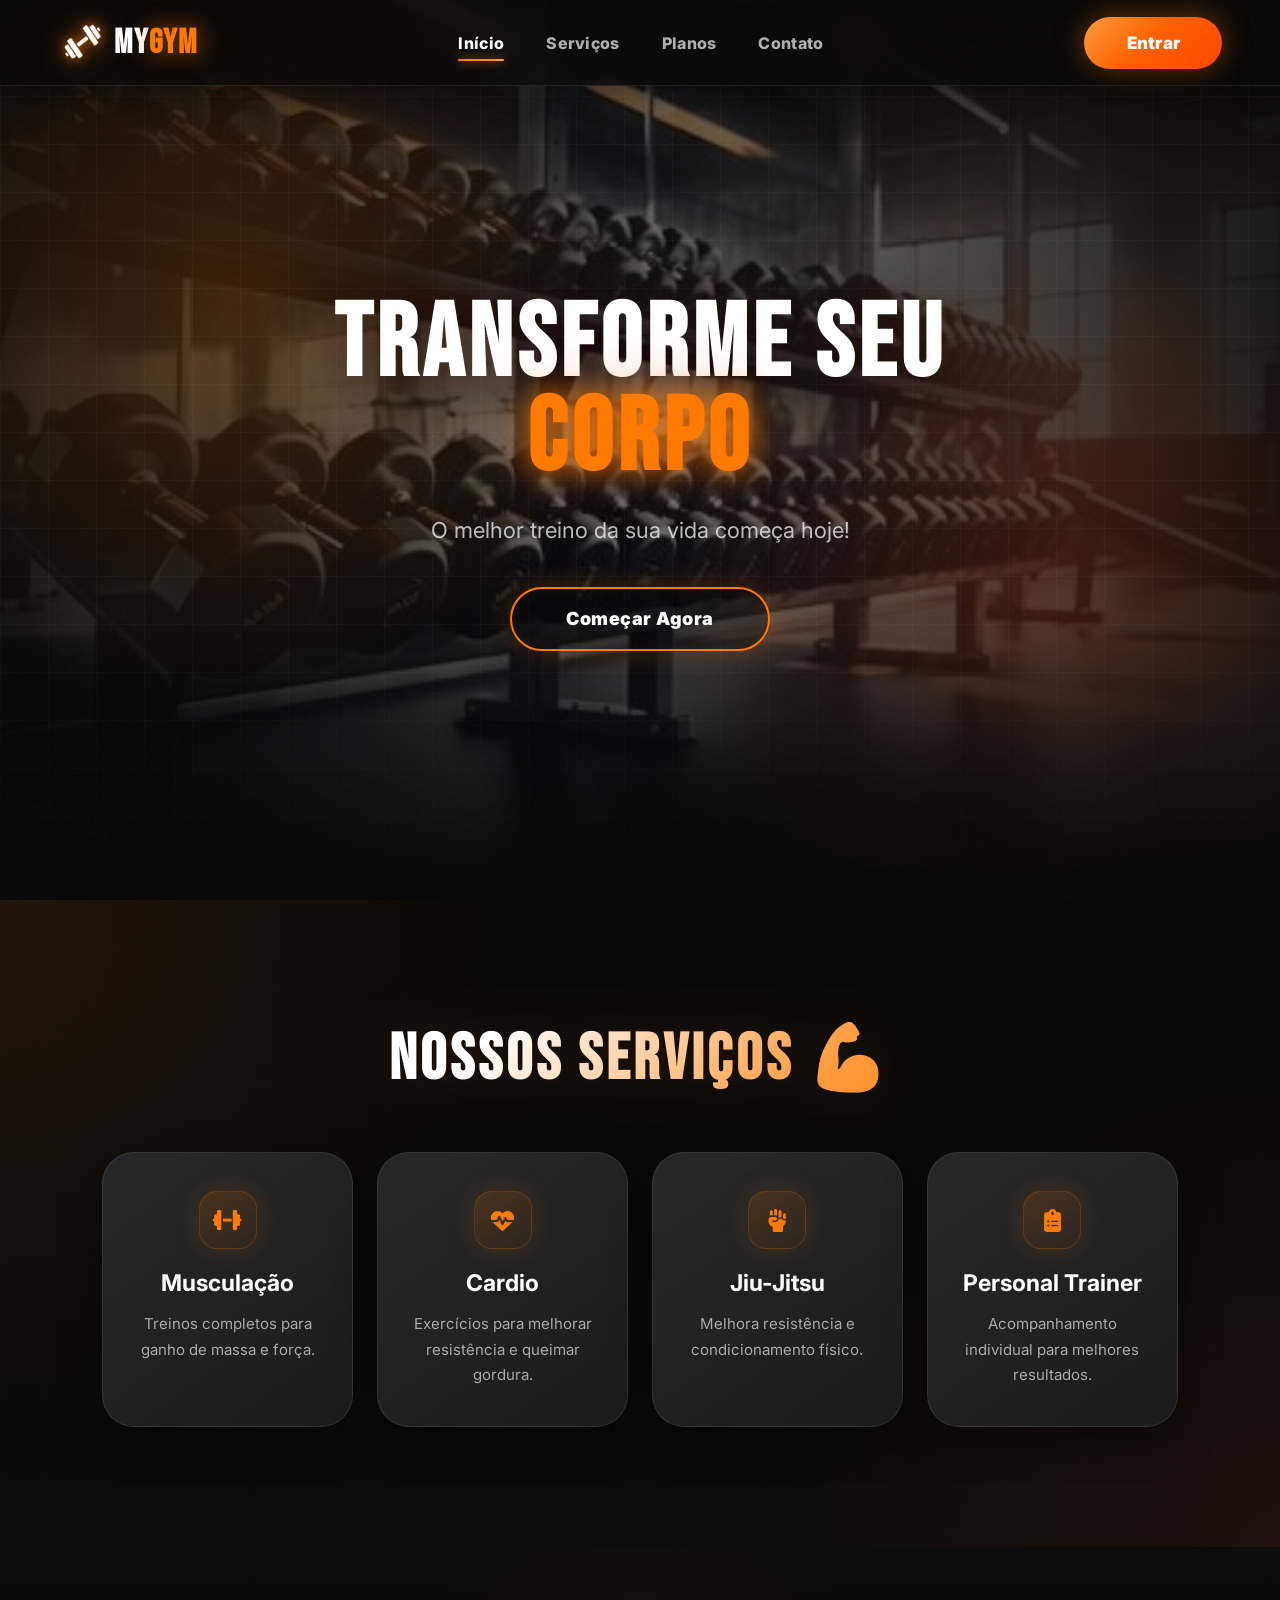
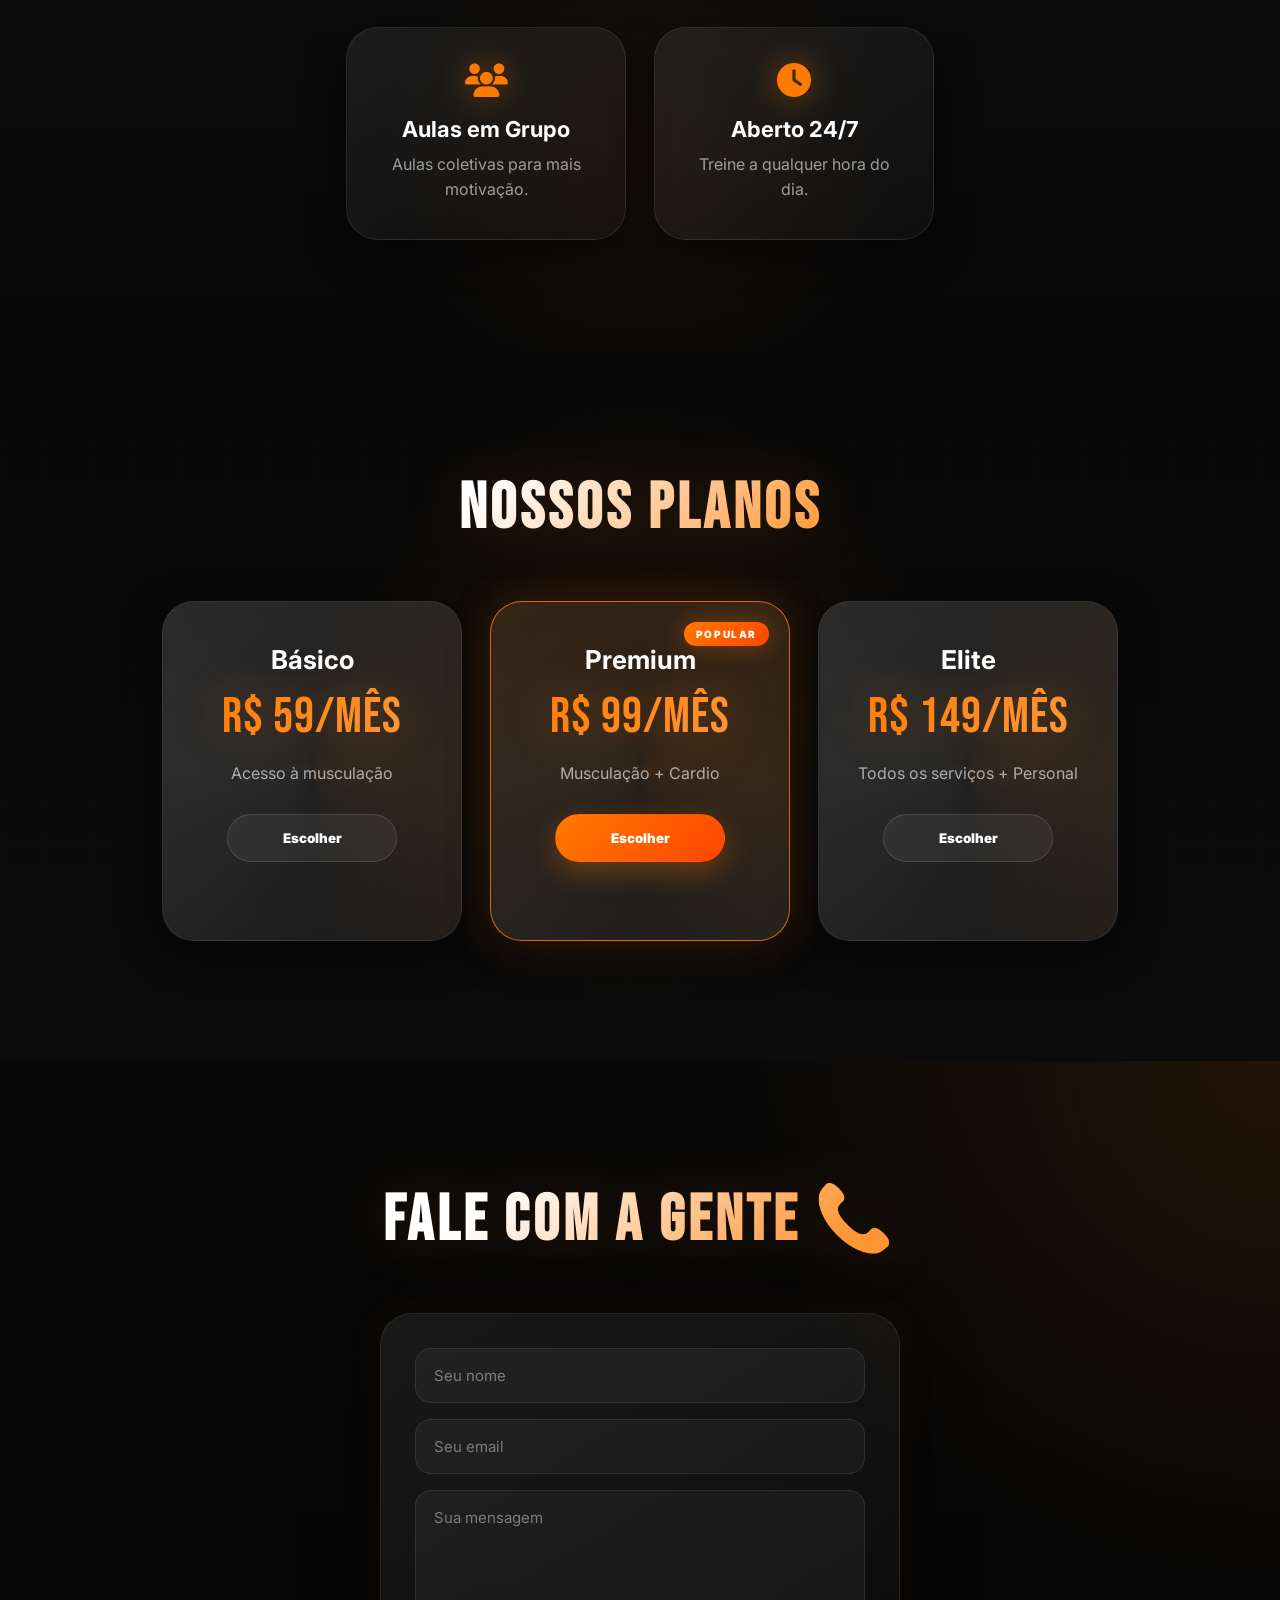
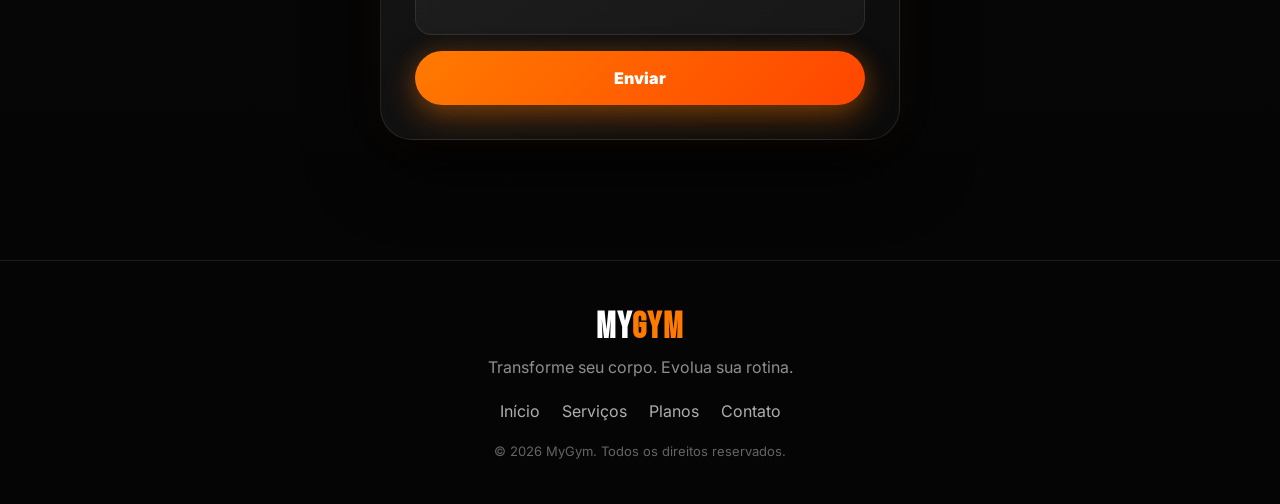
<file: index.html>
<!DOCTYPE html>
<html lang="pt-BR">

<head>
  <meta charset="UTF-8">
  <meta name="viewport" content="width=device-width, initial-scale=1.0">

  <title>MyGym</title>

  <!-- CSS -->
  <link rel="stylesheet" href="style.css">

  <!-- Font Awesome -->
  <link rel="stylesheet"
    href="https://cdnjs.cloudflare.com/ajax/libs/font-awesome/6.5.0/css/all.min.css">
</head>

<body>

  <!-- =========================
       NAVBAR
  ========================== -->
  <header class="navbar">

    <div class="logo">
      <img src="img/logo.png" alt="Logo MyGym">
      <h1>My<span>Gym</span></h1>
    </div>

    <nav id="menu">
      <ul>

        <li>
          <a href="index.html" class="active">
            Início
          </a>
        </li>

        <li>
          <a href="servicos.html">
            Serviços
          </a>
        </li>

        <li>
          <a href="planos.html">
            Planos
          </a>
        </li>

        <li>
          <a href="contato.html">
            Contato
          </a>
        </li>

      </ul>
    </nav>

    <!-- MENU MOBILE -->
    <button class="menu-toggle" onclick="toggleMenu()">
      ☰
    </button>

    <!-- BOTÃO ENTRAR -->
    <a class="join-btn" href="login.html">
      Entrar
    </a>

  </header>

  <!-- =========================
       HERO
  ========================== -->
  <section class="hero">

    <div class="carousel">
      <img src="img/gym2.jpeg" class="slide active" alt="Academia">
      <img src="img/gym3.jpeg" class="slide" alt="Treino">
      <img src="img/gym4.webp" class="slide" alt="Fitness">
    </div>

    <div class="hero-content">

      <h1>
        TRANSFORME SEU <span>CORPO</span>
      </h1>

      <p>
        O melhor treino da sua vida começa hoje!
      </p>

      <a href="planos.html#plans-options" class="start-btn">
        Começar Agora
      </a>

    </div>

  </section>

  <!-- =========================
       SERVIÇOS
  ========================== -->
  <section id="services-page" class="services-page">

    <h1>Nossos Serviços 💪</h1>

    <div class="services-container">

      <div class="service-card">
        <h2>Musculação</h2>
        <p>Treinos completos para ganho de massa e força.</p>
      </div>

      <div class="service-card">
        <h2>Cardio</h2>
        <p>Exercícios para melhorar resistência e queimar gordura.</p>
      </div>

      <div class="service-card">
        <h2>Jiu-Jitsu</h2>
        <p>Melhora resistência e condicionamento físico.</p>
      </div>

      <div class="service-card">
        <h2>Personal Trainer</h2>
        <p>Acompanhamento individual para melhores resultados.</p>
      </div>

    </div>

  </section>

  <!-- =========================
       CARDS EXTRAS
  ========================== -->
  <section class="services">

    <div class="card">
      <i class="fa-solid fa-users icon"></i>
      <h3>Aulas em Grupo</h3>
      <p>Aulas coletivas para mais motivação.</p>
    </div>

    <div class="card">
      <i class="fa-solid fa-clock icon"></i>
      <h3>Aberto 24/7</h3>
      <p>Treine a qualquer hora do dia.</p>
    </div>

  </section>

  <!-- =========================
       PLANOS
  ========================== -->
  <section id="plans-page" class="plans-page">

    <h1>Nossos Planos</h1>

    <div class="plans-container">

      <div class="plan-card">
        <h2>Básico</h2>
        <p class="price">R$ 59/mês</p>
        <p>Acesso à musculação</p>

        <button onclick="planSelect('Básico')">
          Escolher
        </button>
      </div>

      <div class="plan-card destaque">
        <h2>Premium</h2>
        <p class="price">R$ 99/mês</p>
        <p>Musculação + Cardio</p>

        <button onclick="planSelect('Premium')">
          Escolher
        </button>
      </div>

      <div class="plan-card">
        <h2>Elite</h2>
        <p class="price">R$ 149/mês</p>
        <p>Todos os serviços + Personal</p>

        <button onclick="planSelect('Elite')">
          Escolher
        </button>
      </div>

    </div>

  </section>

  <!-- =========================
       CONTATO
  ========================== -->
  <section id="contact" class="contact-page">

    <h1>Fale com a gente 📞</h1>

    <form class="contact-form" onsubmit="enviarFormulario(event)">

      <input
        id="nome"
        type="text"
        placeholder="Seu nome"
        required
      >

      <input
        id="email"
        type="email"
        placeholder="Seu email"
        required
      >

      <textarea
        id="mensagem"
        placeholder="Sua mensagem"
        required
      ></textarea>

      <button type="submit">
        Enviar
      </button>

    </form>

  </section>

  <!-- =========================
       MODAL DE PLANOS
  ========================== -->
  <div id="planModal" class="plan-modal">

    <div class="plan-modal-content">

      <button class="modal-close" onclick="fecharModalPlano()">
        <i class="fa-solid fa-xmark"></i>
      </button>

      <div class="modal-top">

        <div>
          <span id="modalTag" class="modal-tag">Plano</span>

          <h2 id="modalTitulo">
            Plano Básico
          </h2>

          <p id="modalDescricao">
            Descrição do plano.
          </p>
        </div>

        <div class="modal-price-box">
          <span>A partir de</span>
          <strong id="modalPreco">R$ 59/mês</strong>
        </div>

      </div>

      <div class="modal-info-grid">

        <div class="modal-section">
          <h3>
            <i class="fa-solid fa-check"></i>
            Benefícios inclusos
          </h3>

          <ul id="modalBeneficios"></ul>
        </div>

        <div class="modal-section">
          <h3>
            <i class="fa-solid fa-credit-card"></i>
            Formas de pagamento
          </h3>

          <ul>
            <li>Cartão de crédito</li>
            <li>Cartão de débito</li>
            <li>Pix</li>
            <li>Dinheiro na recepção</li>
          </ul>
        </div>

      </div>

      <div class="modal-section modal-observation">
        <h3>
          <i class="fa-solid fa-circle-info"></i>
          Observações
        </h3>

        <p id="modalObservacao">
          Consulte a recepção para confirmar disponibilidade, horários e condições.
        </p>
      </div>

      <div class="modal-actions">

        <button type="button" class="modal-main-btn" onclick="abrirModalMatricula()">
          Quero esse plano
        </button>

        <button class="modal-secondary-btn" onclick="fecharModalPlano()">
          Ver outros planos
        </button>

      </div>

    </div>

  </div>

  <!-- =========================
     MODAL DE MATRÍCULA
========================== -->
<div id="matriculaModal" class="plan-modal">

  <div class="plan-modal-content matricula-modal-content">

    <button class="modal-close" onclick="fecharModalMatricula()">
      <i class="fa-solid fa-xmark"></i>
    </button>

    <span class="modal-tag">Pré-matrícula</span>

    <h2>Solicitar Matrícula</h2>

    <p>
      Preencha seus dados e a equipe MyGym entrará em contato para finalizar sua matrícula.
    </p>

    <form class="matricula-form" onsubmit="enviarSolicitacaoMatricula(event)">

      <div class="matricula-grid">

        <div class="input-group-modal">
          <label for="matriculaNome">Nome completo</label>
          <input id="matriculaNome" type="text" placeholder="Digite seu nome" required>
        </div>

        <div class="input-group-modal">
          <label for="matriculaTelefone">WhatsApp</label>
          <input id="matriculaTelefone" type="tel" placeholder="Ex: (21) 99999-9999" required>
        </div>

      </div>

      <div class="matricula-grid">

        <div class="input-group-modal">
          <label for="matriculaEmail">E-mail</label>
          <input id="matriculaEmail" type="email" placeholder="Digite seu e-mail" required>
        </div>

        <div class="input-group-modal">
          <label for="matriculaPlano">Plano escolhido</label>
          <input id="matriculaPlano" type="text" readonly>
        </div>

      </div>

      <div class="input-group-modal">
        <label for="matriculaHorario">Melhor horário para contato</label>

        <select id="matriculaHorario" required>
          <option value="">Selecione uma opção</option>
          <option value="Manhã">Manhã</option>
          <option value="Tarde">Tarde</option>
          <option value="Noite">Noite</option>
          <option value="Qualquer horário">Qualquer horário</option>
        </select>
      </div>

      <div class="input-group-modal">
        <label>Modalidades adicionais de interesse</label>

        <div id="modalidadesInteresse" class="modalidades-interesse">
          <p class="modalidades-empty">
            Nenhuma modalidade adicional cadastrada no momento.
          </p>
        </div>

        <small class="modalidades-help">
          Opcional: marque as modalidades que você gostaria de adicionar ao plano.
        </small>
      </div>

      <div class="input-group-modal">
        <label for="matriculaObservacao">Observação</label>
        <textarea id="matriculaObservacao" placeholder="Ex: Tenho interesse em visitar a academia antes."></textarea>
      </div>

      <div class="modal-actions">
        <button type="submit" class="modal-main-btn">
          Enviar solicitação
        </button>

        <button type="button" class="modal-secondary-btn" onclick="fecharModalMatricula()">
          Cancelar
        </button>
      </div>

    </form>

  </div>

</div>

  <!-- =========================
       FOOTER
  ========================== -->
  <footer class="footer">

    <div class="footer-logo">
      <h2>My<span>Gym</span></h2>
      <p>Transforme seu corpo. Evolua sua rotina.</p>
    </div>

    <div class="footer-links">
      <a href="index.html">Início</a>
      <a href="servicos.html">Serviços</a>
      <a href="planos.html">Planos</a>
      <a href="contato.html">Contato</a>
    </div>

    <p class="footer-copy">
      © 2026 MyGym. Todos os direitos reservados.
    </p>

  </footer>

  <script src="script.js"></script>

</body>

</html>
</file>
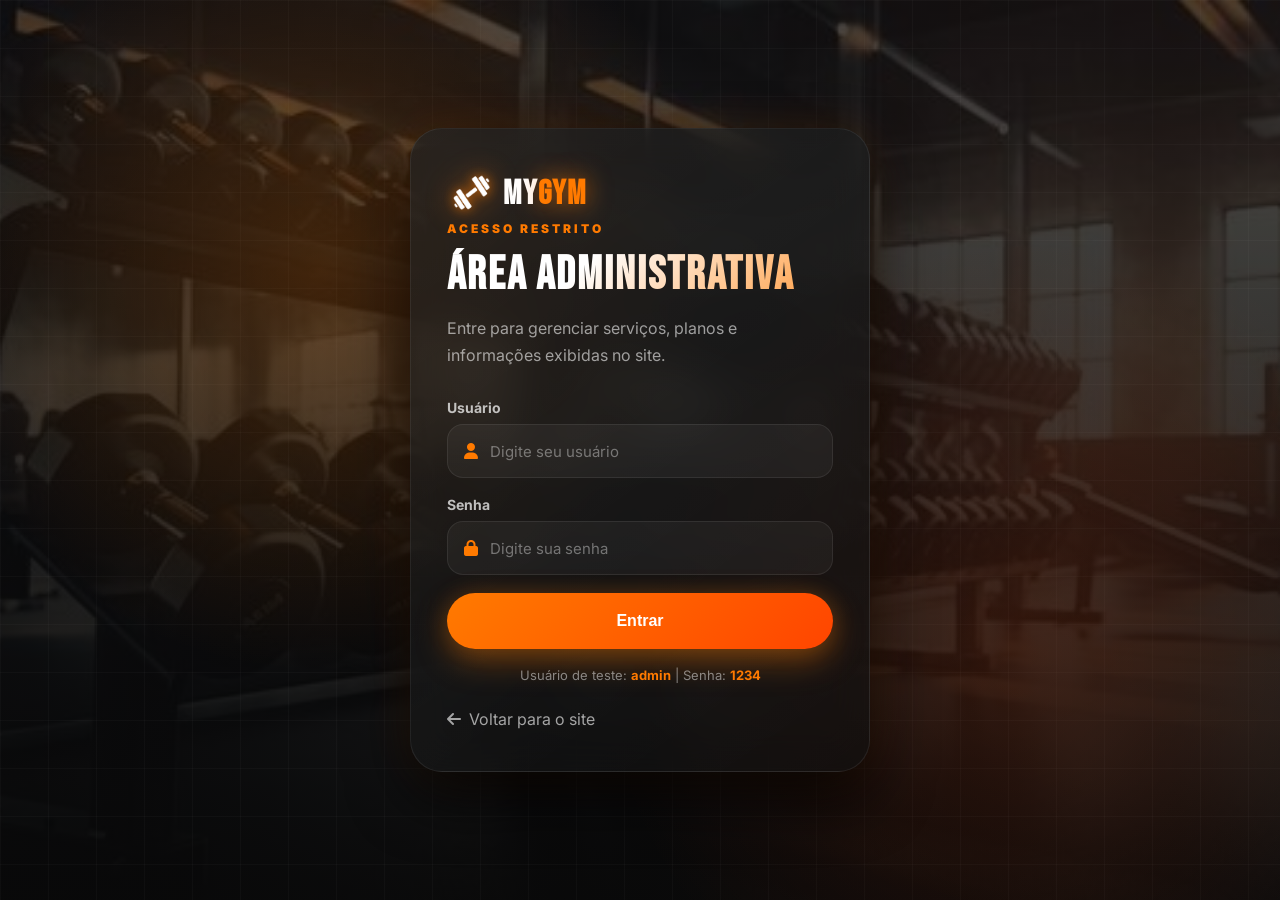
<file: admin.html>
<!DOCTYPE html>
<html lang="pt-BR">

<head>
  <meta charset="UTF-8">
  <meta name="viewport" content="width=device-width, initial-scale=1.0">

  <title>Painel Admin | MyGym</title>

  <!-- CSS -->
  <link rel="stylesheet" href="admin.css">

  <!-- Font Awesome -->
  <link rel="stylesheet"
    href="https://cdnjs.cloudflare.com/ajax/libs/font-awesome/6.5.0/css/all.min.css">
</head>

<body>

  <!-- =========================
       SIDEBAR
  ========================== -->
  <aside class="admin-sidebar">

    <div class="admin-logo">
      <img src="img/logo.png" alt="Logo MyGym">
      <h1>My<span>Gym</span></h1>
    </div>

    <nav class="admin-menu">

      <a href="#dashboard">
        <i class="fa-solid fa-chart-line"></i>
        Dashboard
      </a>

      <a href="#servicos">
        <i class="fa-solid fa-dumbbell"></i>
        Serviços
      </a>

      <a href="#planos">
        <i class="fa-solid fa-credit-card"></i>
        Planos
      </a>

      <a href="#solicitacoes">
        <i class="fa-solid fa-user-plus"></i>
        Solicitações
      </a>

      <a href="index.html">
        <i class="fa-solid fa-globe"></i>
        Ver site
      </a>

      <button type="button" onclick="sairAdmin()">
        <i class="fa-solid fa-right-from-bracket"></i>
        Sair
      </button>

    </nav>

  </aside>

  <!-- =========================
       CONTEÚDO PRINCIPAL
  ========================== -->
  <main class="admin-main">

    <!-- =========================
         DASHBOARD
    ========================== -->
    <section id="dashboard" class="admin-hero">

      <div>
        <span>Área restrita</span>

        <h2>Painel Administrativo</h2>

        <p>
          Gerencie os serviços adicionais, planos e solicitações de matrícula da MyGym.
        </p>
      </div>

      <div class="admin-summary">

        <div>
          <strong id="totalServicos">0</strong>
          <span>Serviços totais</span>
        </div>

        <div>
          <strong id="totalPlanos">0</strong>
          <span>Planos</span>
        </div>

        <div>
          <strong id="totalSolicitacoes">0</strong>
          <span>Solicitações</span>
        </div>

      </div>

    </section>

    <!-- =========================
         SERVIÇOS ADICIONAIS
    ========================== -->
    <section id="servicos" class="admin-section">

      <div class="section-title">
        <span>CRUD</span>

        <h2>Gerenciar Serviços Adicionais</h2>

        <p>
          Cadastre, edite, visualize e remova modalidades extras da academia.
        </p>
      </div>

      <form id="formServico" class="admin-form">

        <input type="hidden" id="servicoId">

        <div class="form-grid">

          <div class="input-group">
            <label for="servicoNome">Nome do serviço adicional</label>

            <input
              id="servicoNome"
              type="text"
              placeholder="Ex: Natação"
              required
            >
          </div>

          <div class="input-group">
            <label for="servicoPreco">Valor adicional</label>

            <input
              id="servicoPreco"
              type="number"
              placeholder="Ex: 49"
              required
            >
          </div>

        </div>

        <div class="input-group">
          <label for="servicoIcone">Ícone Font Awesome</label>

          <input
            id="servicoIcone"
            type="text"
            placeholder="Ex: fa-solid fa-dumbbell"
            required
          >
        </div>

        <div class="input-group">
          <label for="servicoImagemArquivo">Imagem do serviço</label>

          <input
            id="servicoImagemArquivo"
            type="file"
            accept="image/*"
          >

          <input
            id="servicoImagem"
            type="hidden"
          >

          <small class="form-help">
            Escolha uma imagem do computador. Ao editar, a imagem antiga será mantida se nenhuma nova for escolhida.
          </small>
        </div>

        <div class="input-group">
          <label for="servicoDescricao">Descrição</label>

          <textarea
            id="servicoDescricao"
            placeholder="Descrição do serviço"
            required
          ></textarea>
        </div>

        <div class="form-actions">
          <button type="submit" class="admin-btn">
            Salvar Serviço
          </button>
        </div>

      </form>

      <div id="listaServicos" class="admin-list"></div>

    </section>

    <!-- =========================
         PLANOS FIXOS
    ========================== -->
    <section id="planos" class="admin-section">

      <div class="section-title">
        <span>Edição</span>

        <h2>Editar Planos</h2>

        <p>
          Atualize valores, descrições e benefícios dos planos principais da academia.
        </p>
      </div>

      <form id="formPlano" class="admin-form">

        <input type="hidden" id="planoId">

        <div class="form-grid">

          <div class="input-group">
            <label for="planoNome">Nome do plano</label>

            <input
              id="planoNome"
              type="text"
              placeholder="Ex: Premium"
              required
            >
          </div>

          <div class="input-group">
            <label for="planoPreco">Preço</label>

            <input
              id="planoPreco"
              type="number"
              placeholder="Ex: 99"
              required
            >
          </div>

        </div>

        <div class="input-group">
          <label for="planoDescricao">Descrição</label>

          <textarea
            id="planoDescricao"
            placeholder="Descrição do plano"
            required
          ></textarea>
        </div>

        <div class="input-group">
          <label for="planoBeneficios">Benefícios</label>

          <textarea
            id="planoBeneficios"
            placeholder="Digite um benefício por linha"
            required
          ></textarea>
        </div>

        <div class="form-actions">
          <button type="submit" class="admin-btn">
            Atualizar Plano
          </button>
        </div>

      </form>

      <div id="listaPlanos" class="admin-list"></div>

    </section>

    <!-- =========================
         SOLICITAÇÕES DE MATRÍCULA
    ========================== -->
    <section id="solicitacoes" class="admin-section">

      <div class="section-title section-title-actions">

        <div>
          <span>Leads</span>

          <h2>Solicitações de Matrícula</h2>

          <p>
            Veja os interessados nos planos e acompanhe o status de cada contato.
          </p>
        </div>

        <button type="button" class="export-btn" onclick="exportarSolicitacoesExcel()">
          <i class="fa-solid fa-file-excel"></i>
          Exportar Excel
        </button>

      </div>

      <div id="listaSolicitacoes" class="admin-list"></div>

    </section>

  </main>

  <!-- JS -->
  <script src="admin.js"></script>

</body>

</html>
</file>
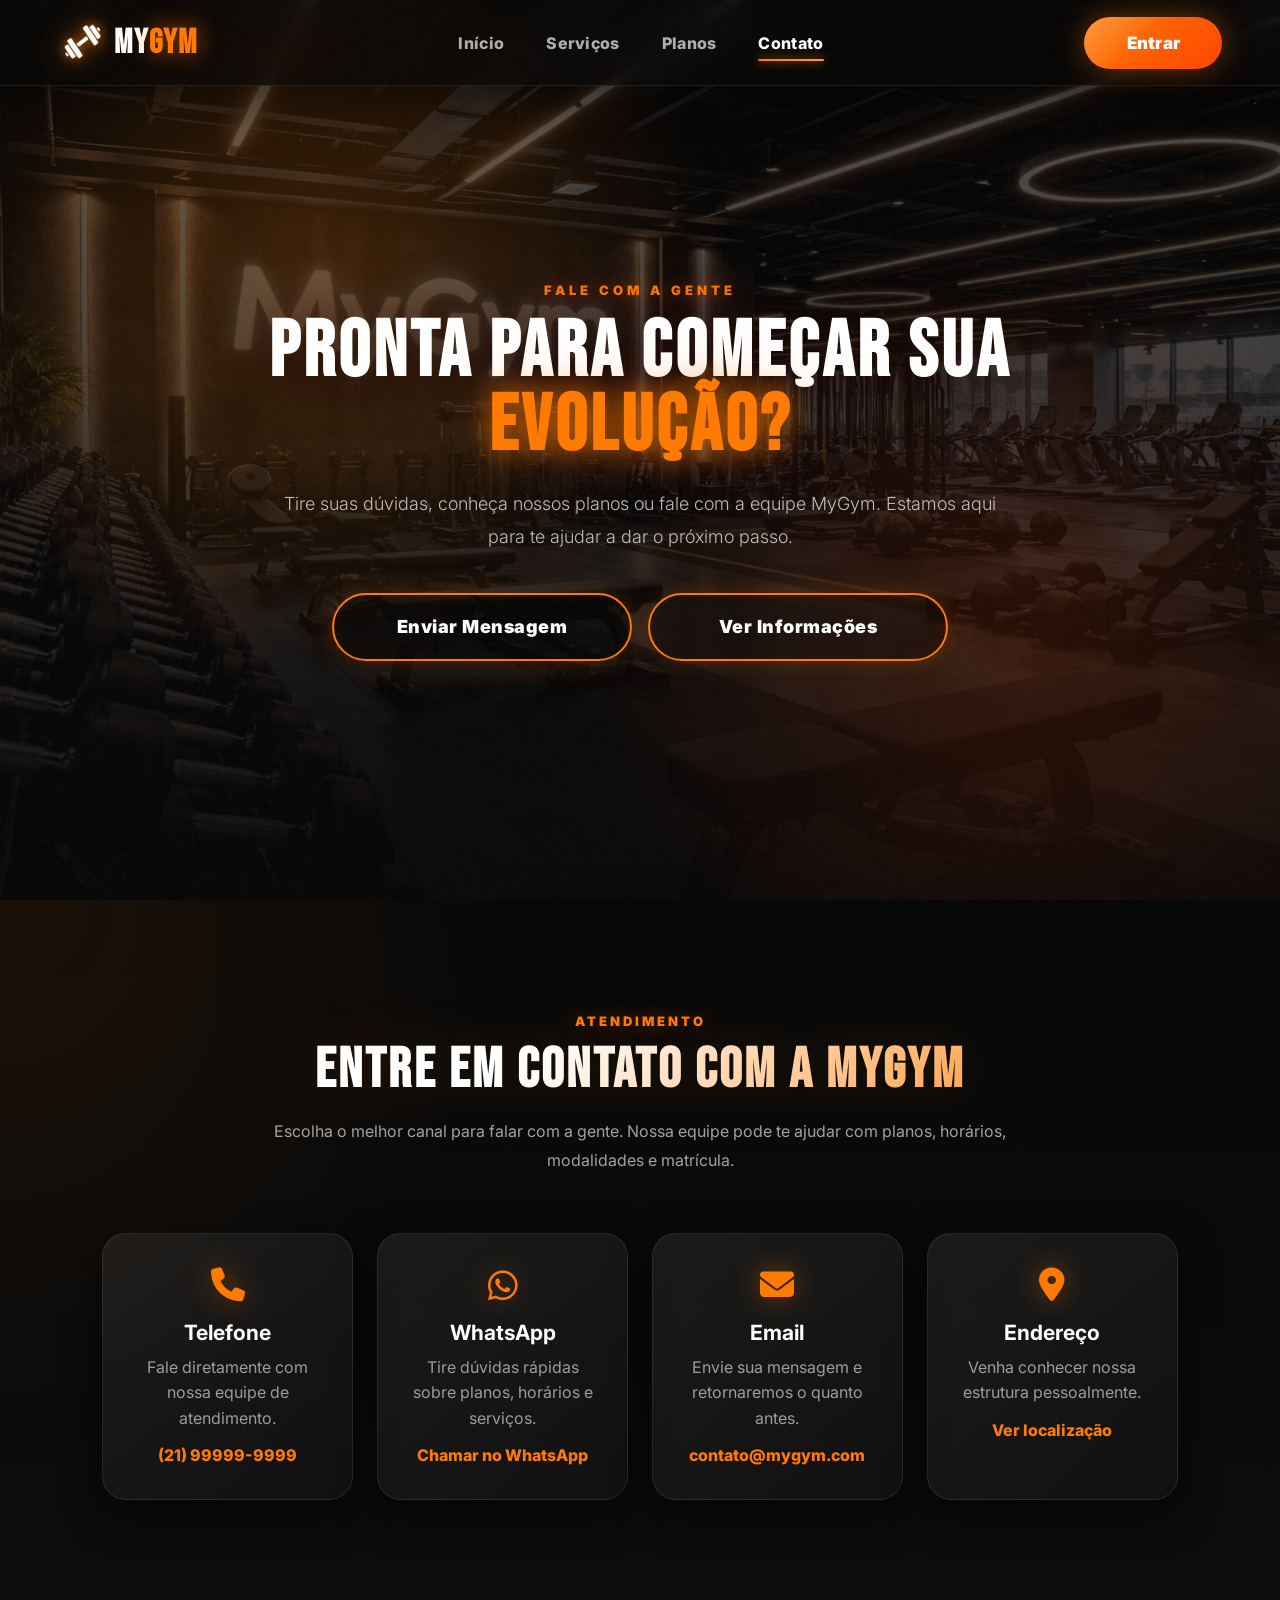
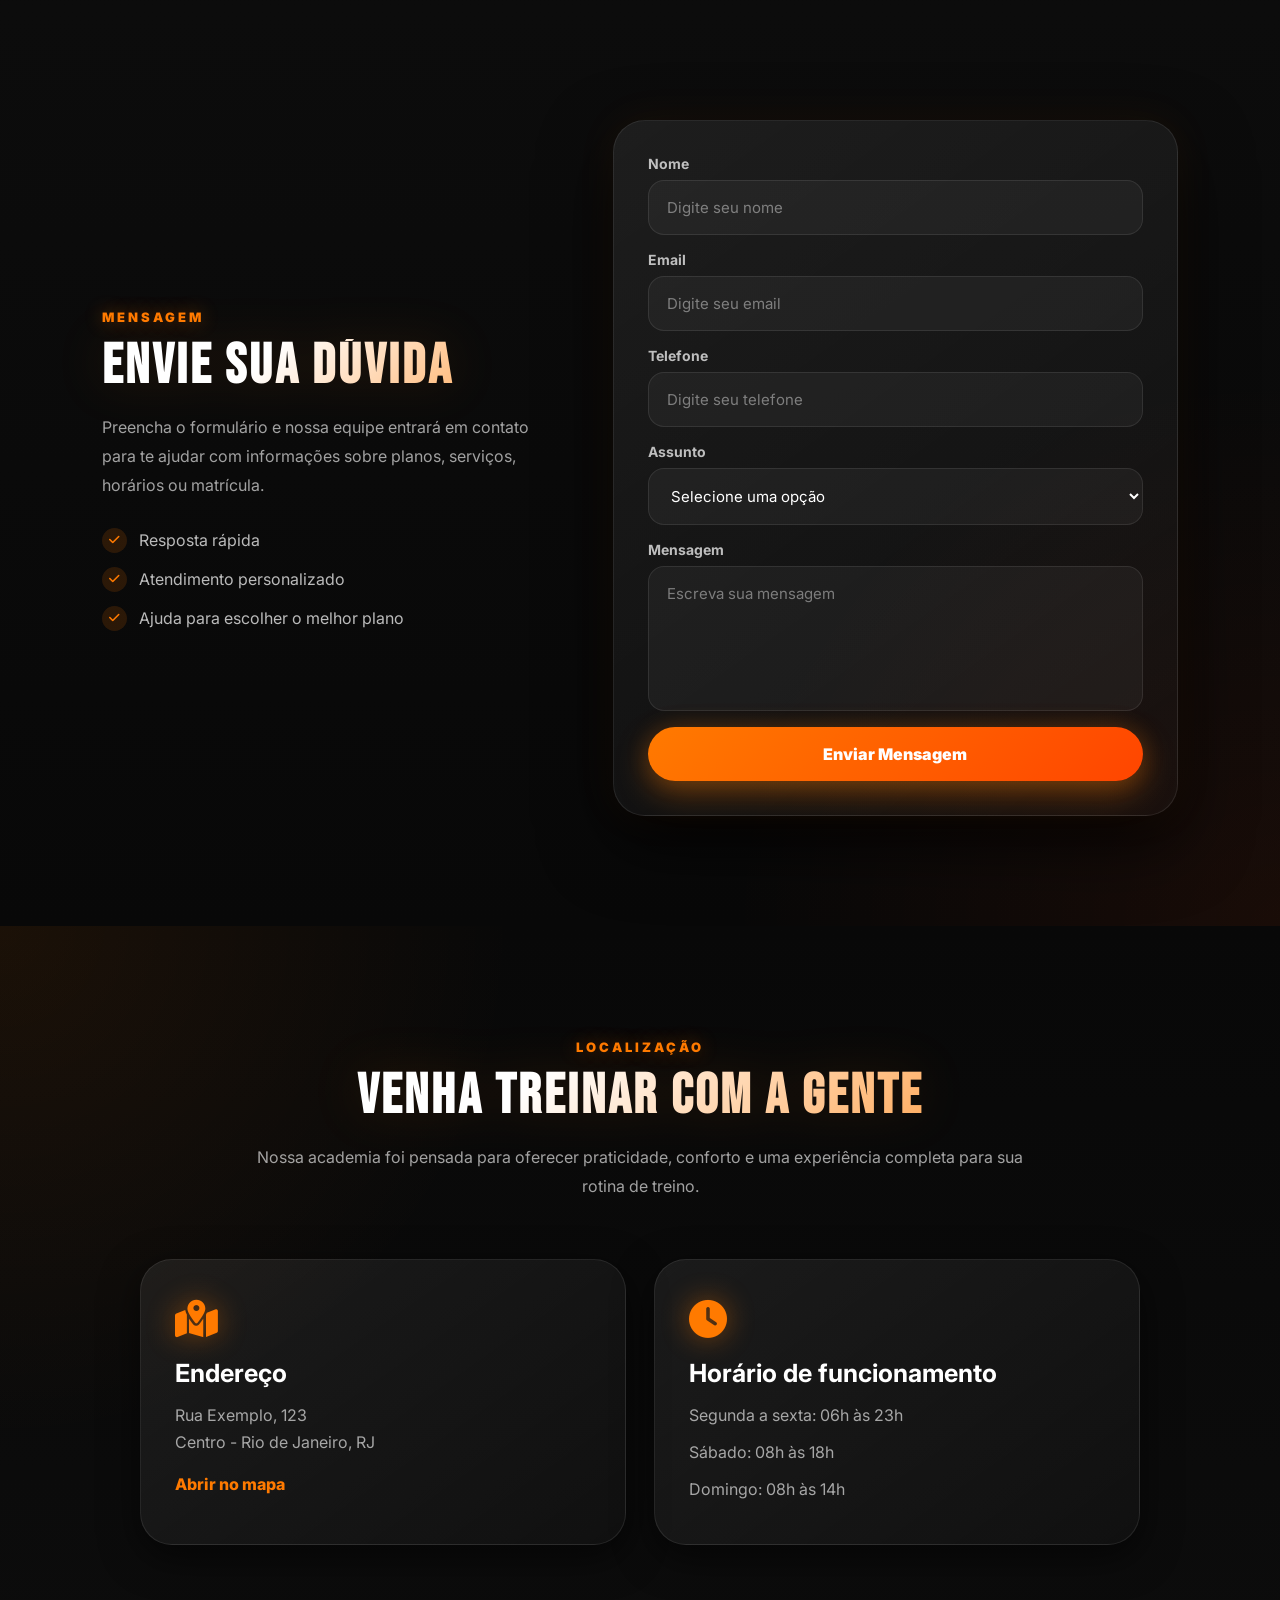
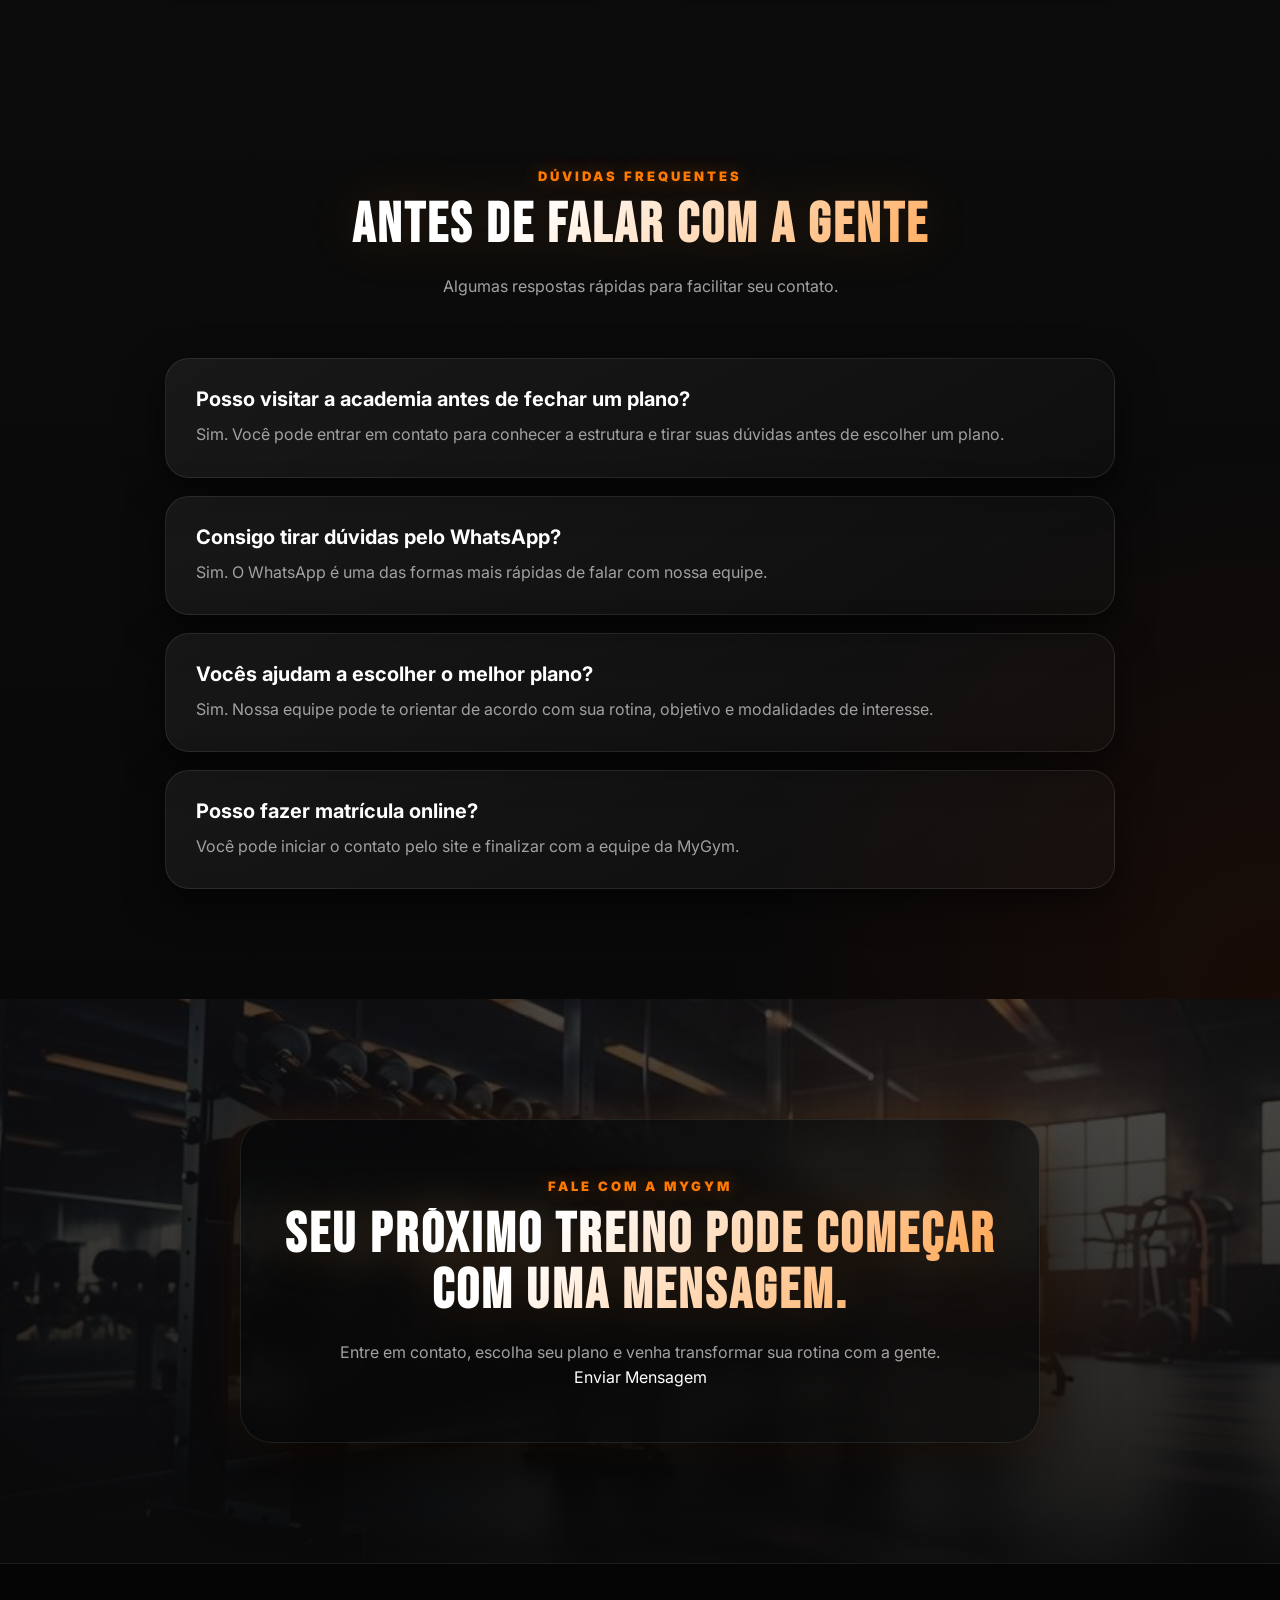
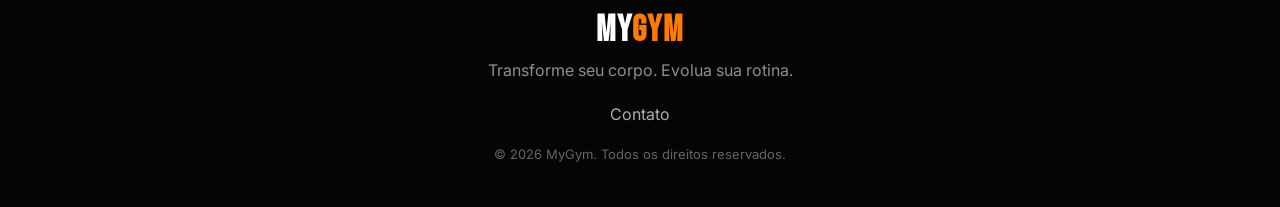
<file: contato.html>
<!DOCTYPE html>
<html lang="pt-BR">

<head>
  <meta charset="UTF-8">
  <meta name="viewport" content="width=device-width, initial-scale=1.0">

  <title>Contato | MyGym</title>

  <!-- CSS -->
  <link rel="stylesheet" href="style.css">
  <link rel="stylesheet" href="contato.css">

  <!-- Font Awesome -->
  <link rel="stylesheet"
    href="https://cdnjs.cloudflare.com/ajax/libs/font-awesome/6.5.0/css/all.min.css">
</head>

<body>

  <!-- =========================
       NAVBAR
  ========================== -->
  <header class="navbar">

    <div class="logo">
      <img src="img/logo.png" alt="Logo MyGym">
      <h1>My<span>Gym</span></h1>
    </div>

    <nav id="menu">
      <ul>
        <li>
          <a href="index.html">Início</a>
        </li>

        <li>
          <a href="servicos.html">Serviços</a>
        </li>

        <li>
          <a href="planos.html">Planos</a>
        </li>

        <li>
          <a href="contato.html" class="active">Contato</a>
        </li>
      </ul>
    </nav>

    <button class="menu-toggle" onclick="toggleMenu()">
      ☰
    </button>

    <a class="join-btn" href="login.html">
      Entrar
    </a>

  </header>

  <!-- =========================
       HERO
  ========================== -->
  <section class="contact-hero">

    <div class="contact-hero-content">

      <span>Fale com a gente</span>

      <h1>
        Pronta para começar sua <strong>evolução?</strong>
      </h1>

      <p>
        Tire suas dúvidas, conheça nossos planos ou fale com a equipe MyGym.
        Estamos aqui para te ajudar a dar o próximo passo.
      </p>

      <div class="contact-hero-buttons">
        <a href="#contact-form-section" class="start-btn">
          Enviar Mensagem
        </a>

        <a href="#contact-info" class="outline-btn">
          Ver Informações
        </a>
      </div>

    </div>

  </section>

  <!-- =========================
       INFORMAÇÕES DE CONTATO
  ========================== -->
  <section id="contact-info" class="contact-info-section">

    <div class="section-header">

      <span class="section-tag">Atendimento</span>

      <h2>Entre em contato com a MyGym</h2>

      <p>
        Escolha o melhor canal para falar com a gente. Nossa equipe pode te ajudar
        com planos, horários, modalidades e matrícula.
      </p>

    </div>

    <div class="contact-info-grid">

      <div class="contact-info-card">
        <i class="fa-solid fa-phone"></i>

        <h3>Telefone</h3>

        <p>
          Fale diretamente com nossa equipe de atendimento.
        </p>

        <a href="tel:+5521999999999">
          (21) 99999-9999
        </a>
      </div>

      <div class="contact-info-card">
        <i class="fa-brands fa-whatsapp"></i>

        <h3>WhatsApp</h3>

        <p>
          Tire dúvidas rápidas sobre planos, horários e serviços.
        </p>

        <a href="https://wa.me/5521999999999" target="_blank" rel="noopener noreferrer">
          Chamar no WhatsApp
        </a>
      </div>

      <div class="contact-info-card">
        <i class="fa-solid fa-envelope"></i>

        <h3>Email</h3>

        <p>
          Envie sua mensagem e retornaremos o quanto antes.
        </p>

        <a href="mailto:contato@mygym.com">
          contato@mygym.com
        </a>
      </div>

      <div class="contact-info-card">
        <i class="fa-solid fa-location-dot"></i>

        <h3>Endereço</h3>

        <p>
          Venha conhecer nossa estrutura pessoalmente.
        </p>

        <a href="#location-section">
          Ver localização
        </a>
      </div>

    </div>

  </section>

  <!-- =========================
       FORMULÁRIO
  ========================== -->
  <section id="contact-form-section" class="contact-form-section">

    <div class="contact-layout">

      <div class="contact-text">

        <span class="section-tag">Mensagem</span>

        <h2>Envie sua dúvida</h2>

        <p>
          Preencha o formulário e nossa equipe entrará em contato para te ajudar
          com informações sobre planos, serviços, horários ou matrícula.
        </p>

        <div class="contact-highlights">

          <div>
            <i class="fa-solid fa-check"></i>
            <span>Resposta rápida</span>
          </div>

          <div>
            <i class="fa-solid fa-check"></i>
            <span>Atendimento personalizado</span>
          </div>

          <div>
            <i class="fa-solid fa-check"></i>
            <span>Ajuda para escolher o melhor plano</span>
          </div>

        </div>

      </div>

      <form class="contact-form contact-form-large" onsubmit="enviarFormulario(event)">

        <div class="input-group">
          <label for="nome">Nome</label>
          <input id="nome" type="text" placeholder="Digite seu nome" required>
        </div>

        <div class="input-group">
          <label for="email">Email</label>
          <input id="email" type="email" placeholder="Digite seu email" required>
        </div>

        <div class="input-group">
          <label for="telefone">Telefone</label>
          <input id="telefone" type="tel" placeholder="Digite seu telefone">
        </div>

        <div class="input-group">
          <label for="assunto">Assunto</label>

          <select id="assunto" required>
            <option value="">Selecione uma opção</option>
            <option value="planos">Quero saber sobre planos</option>
            <option value="servicos">Quero saber sobre serviços</option>
            <option value="matricula">Quero fazer matrícula</option>
            <option value="outro">Outro assunto</option>
          </select>
        </div>

        <div class="input-group">
          <label for="mensagem">Mensagem</label>

          <textarea
            id="mensagem"
            placeholder="Escreva sua mensagem"
            required
          ></textarea>
        </div>

        <button type="submit">
          Enviar Mensagem
        </button>

      </form>

    </div>

  </section>

  <!-- =========================
       LOCALIZAÇÃO
  ========================== -->
  <section id="location-section" class="location-section">

    <div class="section-header">

      <span class="section-tag">Localização</span>

      <h2>Venha treinar com a gente</h2>

      <p>
        Nossa academia foi pensada para oferecer praticidade, conforto e uma
        experiência completa para sua rotina de treino.
      </p>

    </div>

    <div class="location-grid">

      <div class="location-card">

        <i class="fa-solid fa-map-location-dot"></i>

        <h3>Endereço</h3>

        <p>
          Rua Exemplo, 123<br>
          Centro - Rio de Janeiro, RJ
        </p>

        <a href="https://www.google.com/maps" target="_blank" rel="noopener noreferrer">
          Abrir no mapa
        </a>

      </div>

      <div class="location-card">

        <i class="fa-solid fa-clock"></i>

        <h3>Horário de funcionamento</h3>

        <ul>
          <li>Segunda a sexta: 06h às 23h</li>
          <li>Sábado: 08h às 18h</li>
          <li>Domingo: 08h às 14h</li>
        </ul>

      </div>

    </div>

  </section>

  <!-- =========================
       FAQ
  ========================== -->
  <section class="contact-faq">

    <div class="section-header">

      <span class="section-tag">Dúvidas frequentes</span>

      <h2>Antes de falar com a gente</h2>

      <p>
        Algumas respostas rápidas para facilitar seu contato.
      </p>

    </div>

    <div class="faq-container">

      <div class="faq-item">
        <h3>Posso visitar a academia antes de fechar um plano?</h3>
        <p>
          Sim. Você pode entrar em contato para conhecer a estrutura e tirar suas
          dúvidas antes de escolher um plano.
        </p>
      </div>

      <div class="faq-item">
        <h3>Consigo tirar dúvidas pelo WhatsApp?</h3>
        <p>
          Sim. O WhatsApp é uma das formas mais rápidas de falar com nossa equipe.
        </p>
      </div>

      <div class="faq-item">
        <h3>Vocês ajudam a escolher o melhor plano?</h3>
        <p>
          Sim. Nossa equipe pode te orientar de acordo com sua rotina, objetivo e
          modalidades de interesse.
        </p>
      </div>

      <div class="faq-item">
        <h3>Posso fazer matrícula online?</h3>
        <p>
          Você pode iniciar o contato pelo site e finalizar com a equipe da MyGym.
        </p>
      </div>

    </div>

  </section>

  <!-- =========================
       CTA FINAL
  ========================== -->
  <section class="contact-final-cta">

    <div class="final-cta-content">

      <span>Fale com a MyGym</span>

      <h2>Seu próximo treino pode começar com uma mensagem.</h2>

      <p>
        Entre em contato, escolha seu plano e venha transformar sua rotina com a gente.
      </p>

      <a href="#contact-form-section" class="services-btn">
        Enviar Mensagem
      </a>

    </div>

  </section>

  <!-- =========================
       FOOTER
  ========================== -->
  <footer class="footer">

    <div class="footer-logo">
      <h2>My<span>Gym</span></h2>
      <p>Transforme seu corpo. Evolua sua rotina.</p>
    </div>

    <div class="footer-links">
      <a href="contato.html">Contato</a>
    </div>

    <p class="footer-copy">
      © 2026 MyGym. Todos os direitos reservados.
    </p>

  </footer>

  <!-- JS -->
  <script src="script.js"></script>

</body>

</html>
</file>
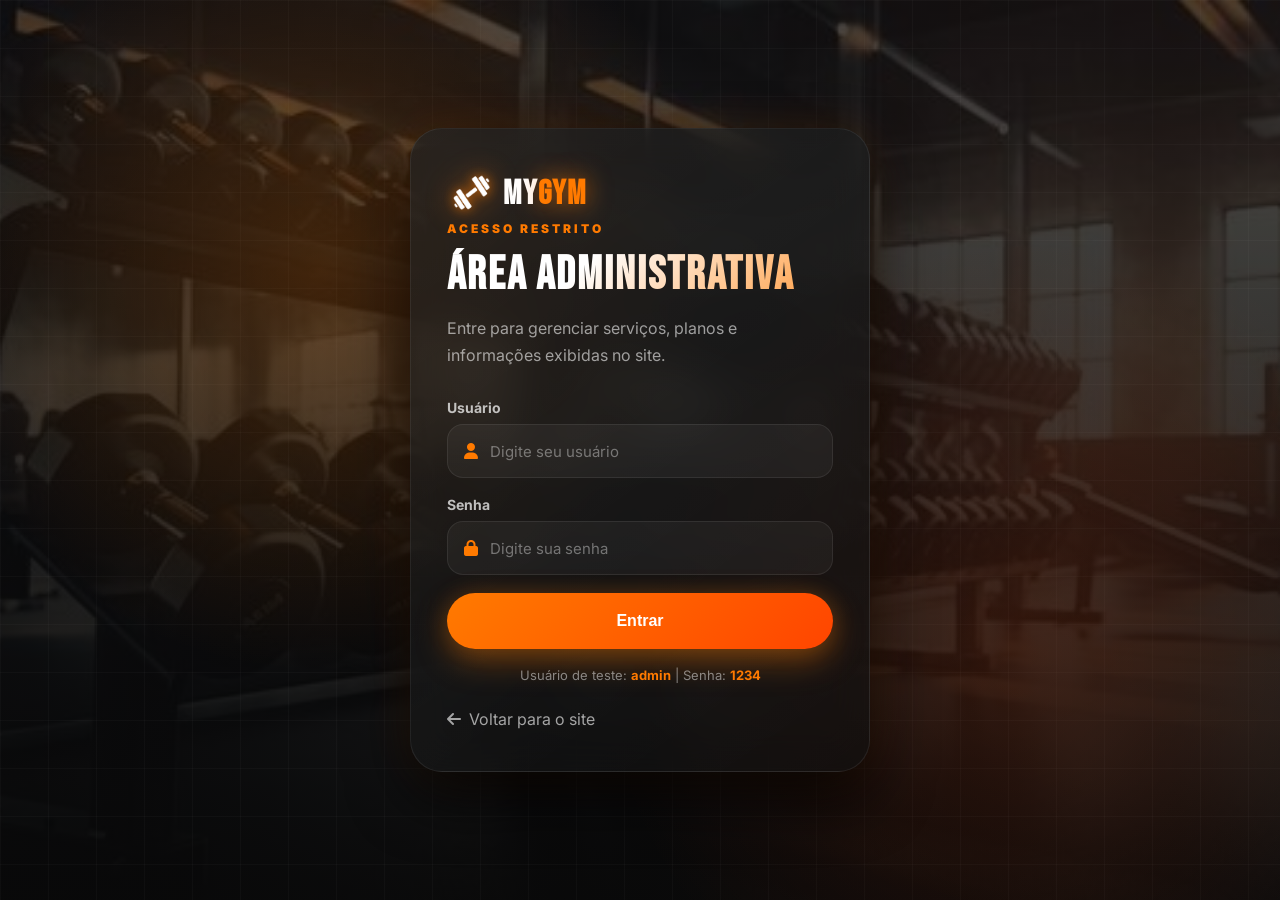
<file: login.html>
<!DOCTYPE html>
<html lang="pt-BR">

<head>
  <meta charset="UTF-8">
  <meta name="viewport" content="width=device-width, initial-scale=1.0">

  <title>Login Admin | MyGym</title>

  <link rel="stylesheet" href="login.css">

  <link rel="stylesheet"
    href="https://cdnjs.cloudflare.com/ajax/libs/font-awesome/6.5.0/css/all.min.css">
</head>

<body>

  <main class="login-page">

    <section class="login-card">

      <div class="login-logo">
        <img src="img/logo.png" alt="Logo MyGym">
        <h1>My<span>Gym</span></h1>
      </div>

      <div class="login-text">
        <span>Acesso restrito</span>

        <h2>Área Administrativa</h2>

        <p>
          Entre para gerenciar serviços, planos e informações exibidas no site.
        </p>
      </div>

      <form class="login-form" onsubmit="fazerLogin(event)">

        <div class="input-group">
          <label for="usuario">Usuário</label>

          <div class="input-box">
            <i class="fa-solid fa-user"></i>
            <input id="usuario" type="text" placeholder="Digite seu usuário" required>
          </div>
        </div>

        <div class="input-group">
          <label for="senha">Senha</label>

          <div class="input-box">
            <i class="fa-solid fa-lock"></i>
            <input id="senha" type="password" placeholder="Digite sua senha" required>
          </div>
        </div>

        <button type="submit">
          Entrar
        </button>

        <p class="login-help">
          Usuário de teste: <strong>admin</strong> | Senha: <strong>1234</strong>
        </p>

      </form>

      <a href="index.html" class="back-link">
        <i class="fa-solid fa-arrow-left"></i>
        Voltar para o site
      </a>

    </section>

  </main>

  <script>
    function fazerLogin(event) {
      event.preventDefault();

      const usuario = document.getElementById("usuario").value.trim();
      const senha = document.getElementById("senha").value.trim();

      if (usuario === "admin" && senha === "1234") {
        sessionStorage.setItem("adminLogado", "true");
        window.location.href = "admin.html";
      } else {
        alert("Usuário ou senha incorretos.");
      }
    }
  </script>

  <script src="public.js"></script>
  <script src="script.js"></script>

</body>

</html>
</file>
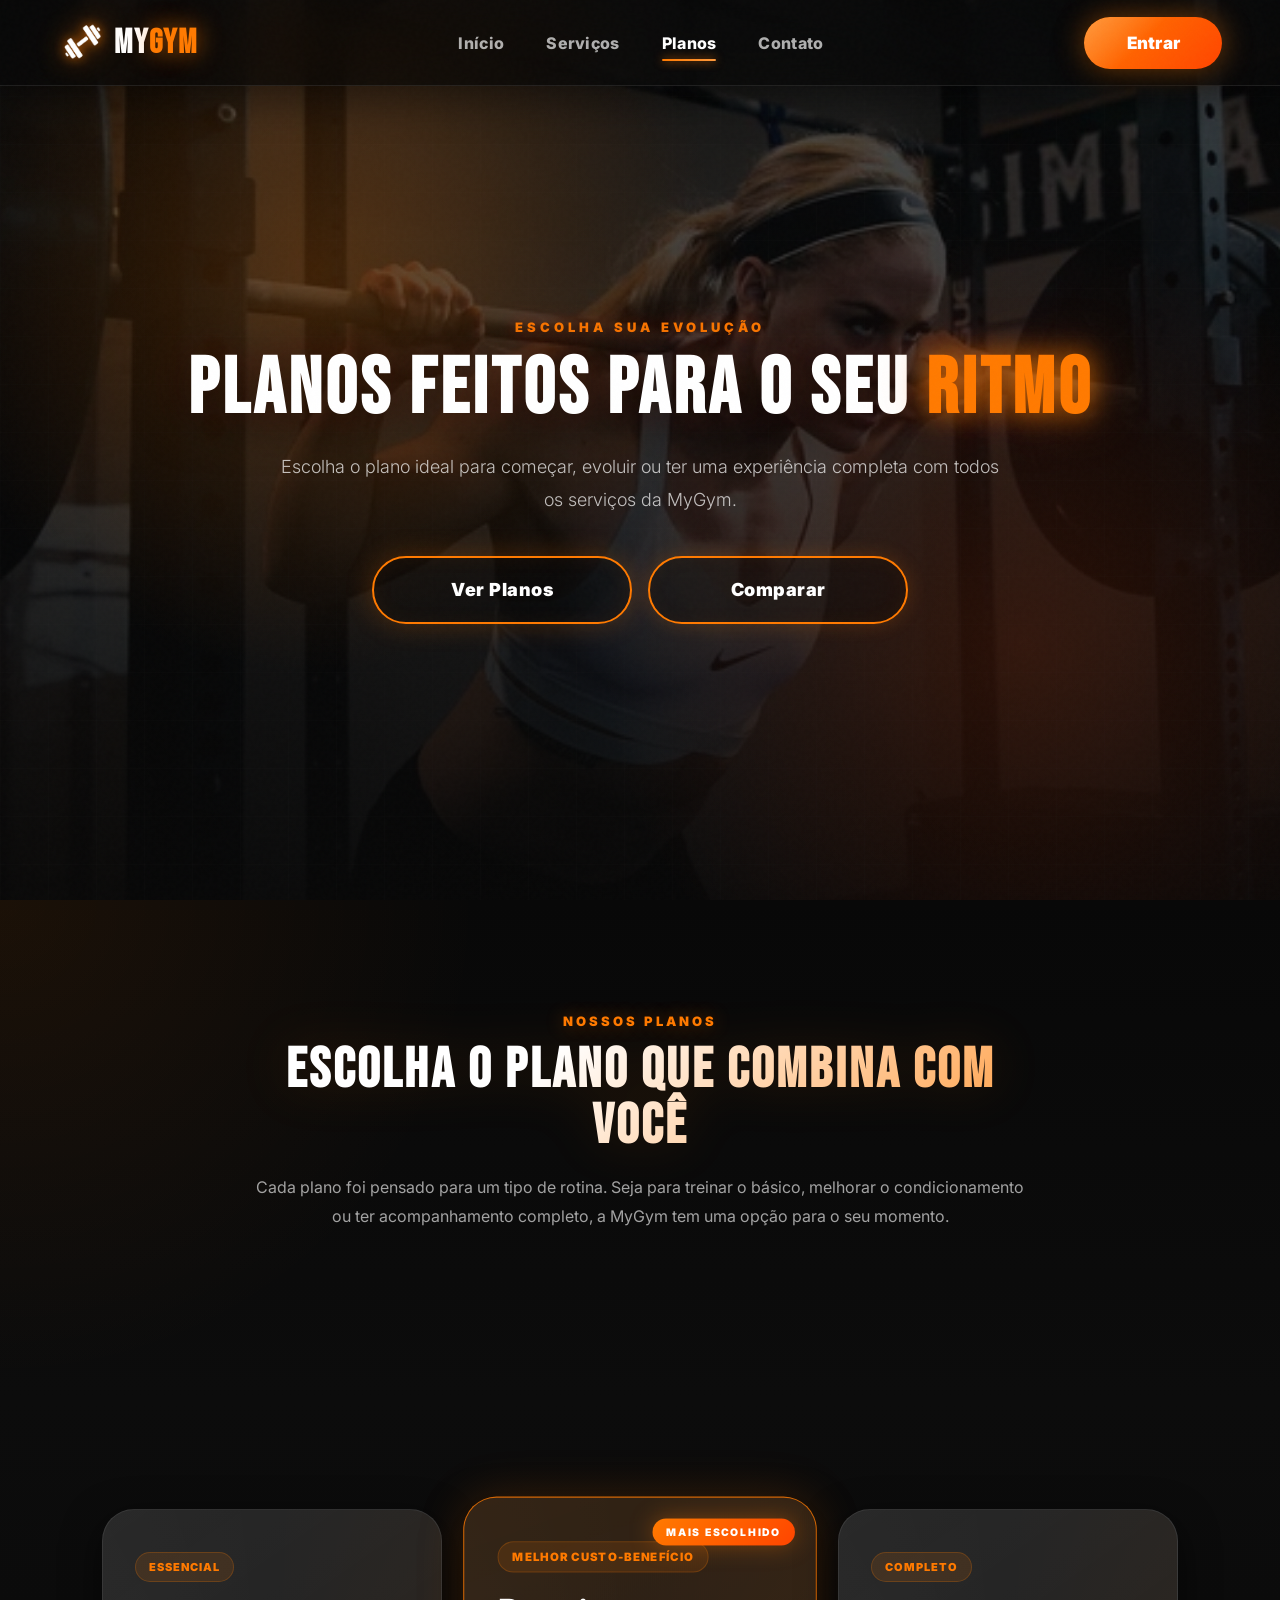
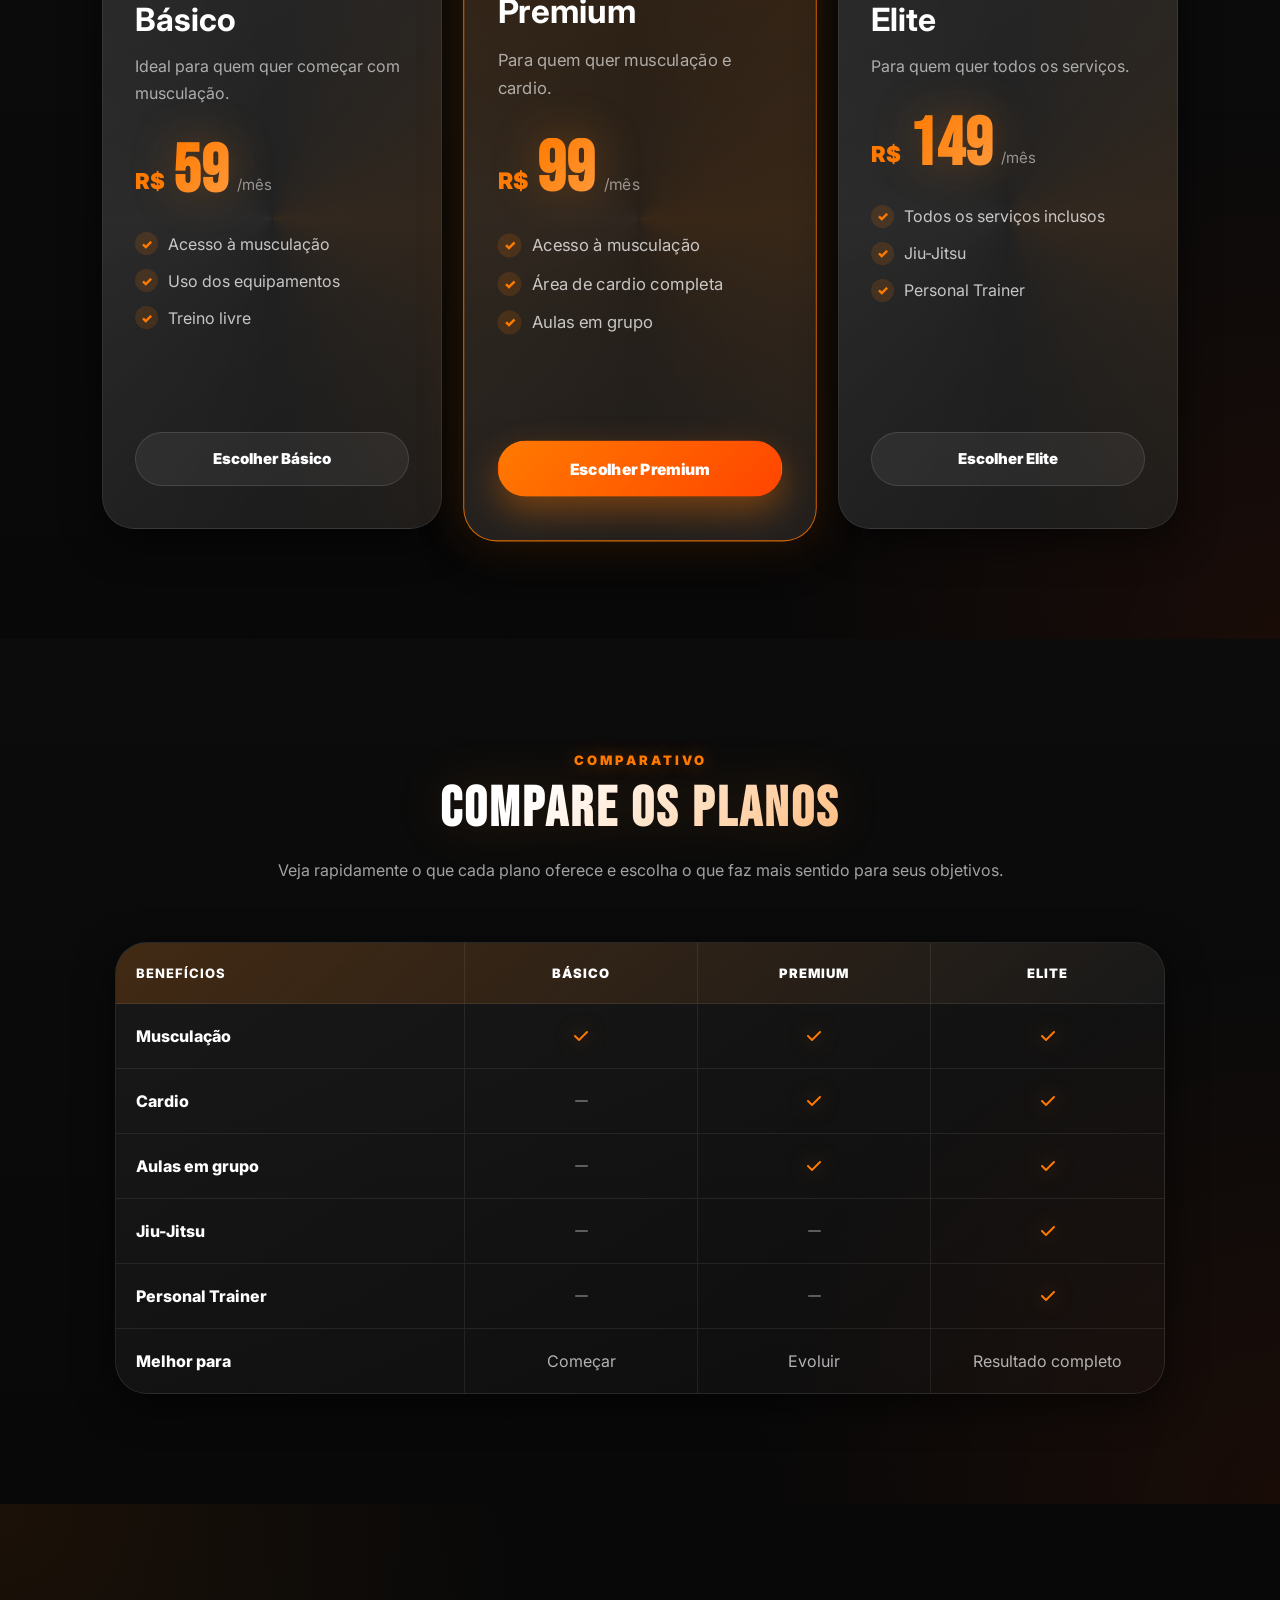
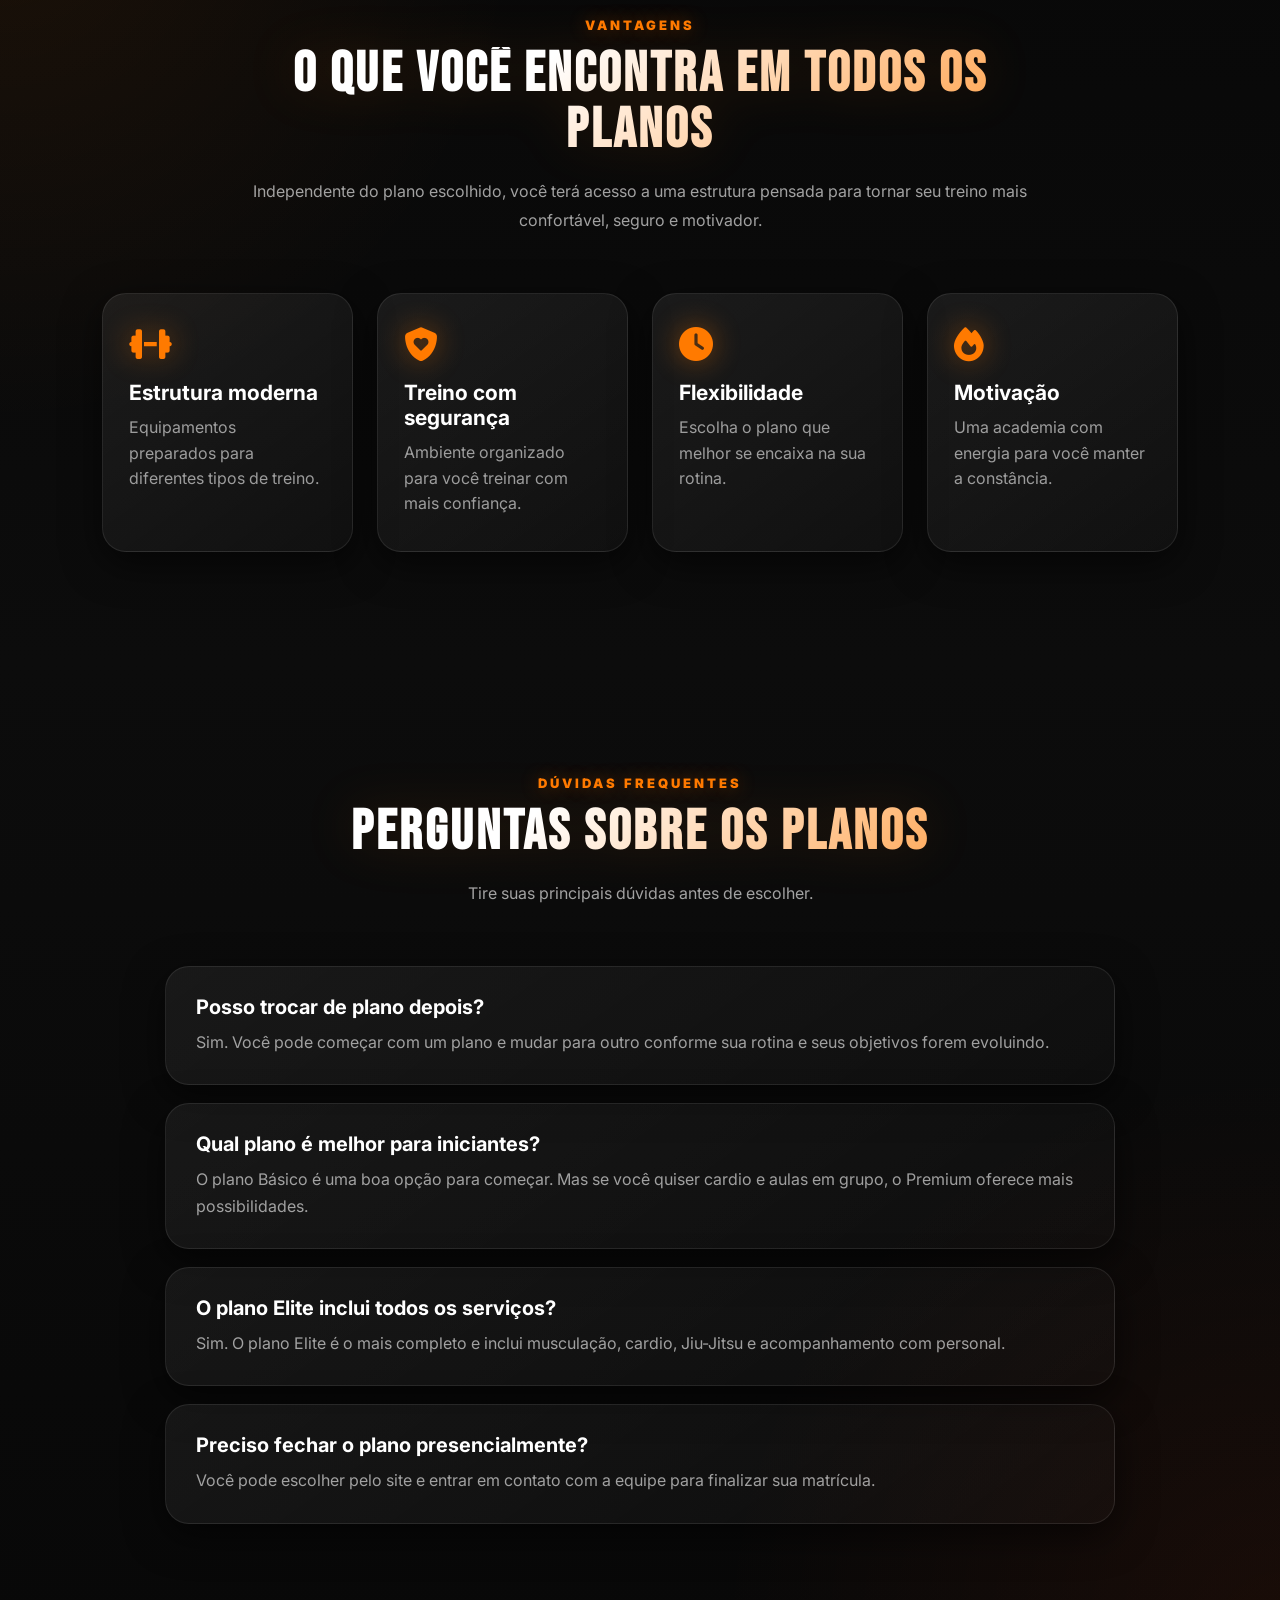
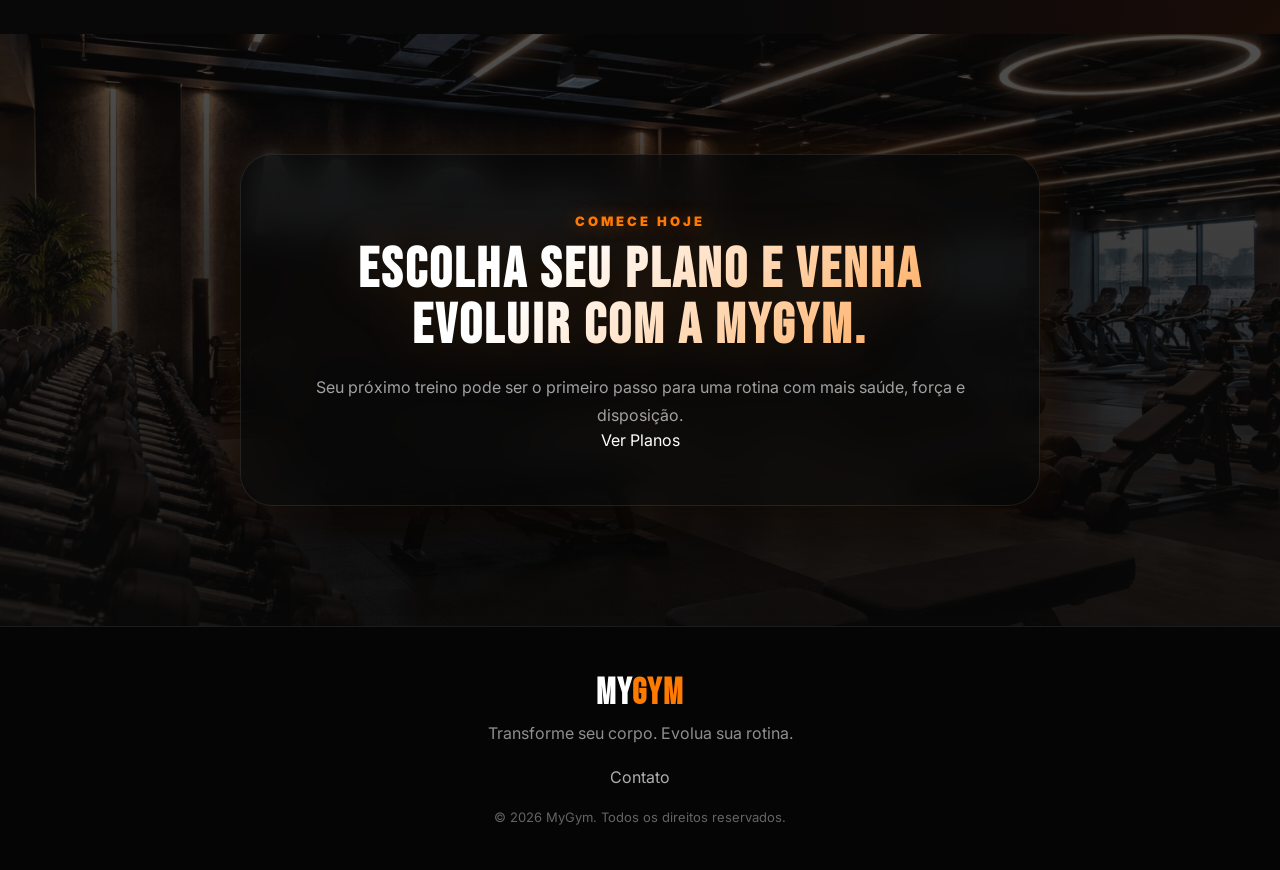
<file: planos.html>
<!DOCTYPE html>
<html lang="pt-BR">

<head>
  <meta charset="UTF-8">
  <meta name="viewport" content="width=device-width, initial-scale=1.0">

  <title>Planos | MyGym</title>

  <!-- CSS -->
  <link rel="stylesheet" href="style.css">
  <link rel="stylesheet" href="planos.css">

  <!-- Font Awesome -->
  <link rel="stylesheet"
    href="https://cdnjs.cloudflare.com/ajax/libs/font-awesome/6.5.0/css/all.min.css">
</head>

<body>

  <!-- =========================
       NAVBAR
  ========================== -->
  <header class="navbar">

    <div class="logo">
      <img src="img/logo.png" alt="Logo MyGym">
      <h1>My<span>Gym</span></h1>
    </div>

    <nav id="menu">
      <ul>
        <li>
          <a href="index.html">Início</a>
        </li>

        <li>
          <a href="servicos.html">Serviços</a>
        </li>

        <li>
          <a href="planos.html" class="active">Planos</a>
        </li>

        <li>
          <a href="contato.html">Contato</a>
        </li>
      </ul>
    </nav>

    <button class="menu-toggle" onclick="toggleMenu()">
      ☰
    </button>

    <a class="join-btn" href="login.html">
      Entrar
    </a>

  </header>

  <!-- =========================
       HERO
  ========================== -->
  <section class="plans-hero">

    <div class="plans-hero-content">

      <span>Escolha sua evolução</span>

      <h1>
        Planos feitos para o seu <strong>ritmo</strong>
      </h1>

      <p>
        Escolha o plano ideal para começar, evoluir ou ter uma experiência
        completa com todos os serviços da MyGym.
      </p>

      <div class="plans-hero-buttons">
        <a href="#plans-options" class="start-btn">
          Ver Planos
        </a>

        <a href="#plans-comparison" class="outline-btn">
          Comparar
        </a>
      </div>

    </div>

  </section>

  <!-- =========================
       INTRODUÇÃO
  ========================== -->
  <section class="plans-intro">

    <div class="section-header">

      <span class="section-tag">Nossos planos</span>

      <h2>Escolha o plano que combina com você</h2>

      <p>
        Cada plano foi pensado para um tipo de rotina. Seja para treinar o básico,
        melhorar o condicionamento ou ter acompanhamento completo, a MyGym tem
        uma opção para o seu momento.
      </p>

    </div>

  </section>

  <!-- =========================
       PLANOS PRINCIPAIS
       Cards criados pelo public.js
  ========================== -->
  <section id="plans-options" class="plans-options">

    <div id="planosPagina" class="pricing-container"></div>

  </section>

  <!-- =========================
       COMPARAÇÃO
  ========================== -->
  <section id="plans-comparison" class="plans-comparison">

    <div class="section-header">

      <span class="section-tag">Comparativo</span>

      <h2>Compare os planos</h2>

      <p>
        Veja rapidamente o que cada plano oferece e escolha o que faz mais sentido
        para seus objetivos.
      </p>

    </div>

    <div class="comparison-table">

      <div class="comparison-row comparison-head">
        <div>Benefícios</div>
        <div>Básico</div>
        <div>Premium</div>
        <div>Elite</div>
      </div>

      <div class="comparison-row">
        <div>Musculação</div>
        <div><i class="fa-solid fa-check"></i></div>
        <div><i class="fa-solid fa-check"></i></div>
        <div><i class="fa-solid fa-check"></i></div>
      </div>

      <div class="comparison-row">
        <div>Cardio</div>
        <div><i class="fa-solid fa-minus"></i></div>
        <div><i class="fa-solid fa-check"></i></div>
        <div><i class="fa-solid fa-check"></i></div>
      </div>

      <div class="comparison-row">
        <div>Aulas em grupo</div>
        <div><i class="fa-solid fa-minus"></i></div>
        <div><i class="fa-solid fa-check"></i></div>
        <div><i class="fa-solid fa-check"></i></div>
      </div>

      <div class="comparison-row">
        <div>Jiu-Jitsu</div>
        <div><i class="fa-solid fa-minus"></i></div>
        <div><i class="fa-solid fa-minus"></i></div>
        <div><i class="fa-solid fa-check"></i></div>
      </div>

      <div class="comparison-row">
        <div>Personal Trainer</div>
        <div><i class="fa-solid fa-minus"></i></div>
        <div><i class="fa-solid fa-minus"></i></div>
        <div><i class="fa-solid fa-check"></i></div>
      </div>

      <div class="comparison-row">
        <div>Melhor para</div>
        <div>Começar</div>
        <div>Evoluir</div>
        <div>Resultado completo</div>
      </div>

    </div>

  </section>

  <!-- =========================
       BENEFÍCIOS GERAIS
  ========================== -->
  <section class="plans-benefits">

    <div class="section-header">

      <span class="section-tag">Vantagens</span>

      <h2>O que você encontra em todos os planos</h2>

      <p>
        Independente do plano escolhido, você terá acesso a uma estrutura pensada
        para tornar seu treino mais confortável, seguro e motivador.
      </p>

    </div>

    <div class="plans-benefits-grid">

      <div class="plans-benefit-card">
        <i class="fa-solid fa-dumbbell"></i>
        <h3>Estrutura moderna</h3>
        <p>Equipamentos preparados para diferentes tipos de treino.</p>
      </div>

      <div class="plans-benefit-card">
        <i class="fa-solid fa-shield-heart"></i>
        <h3>Treino com segurança</h3>
        <p>Ambiente organizado para você treinar com mais confiança.</p>
      </div>

      <div class="plans-benefit-card">
        <i class="fa-solid fa-clock"></i>
        <h3>Flexibilidade</h3>
        <p>Escolha o plano que melhor se encaixa na sua rotina.</p>
      </div>

      <div class="plans-benefit-card">
        <i class="fa-solid fa-fire"></i>
        <h3>Motivação</h3>
        <p>Uma academia com energia para você manter a constância.</p>
      </div>

    </div>

  </section>

  <!-- =========================
       FAQ
  ========================== -->
  <section class="plans-faq">

    <div class="section-header">

      <span class="section-tag">Dúvidas frequentes</span>

      <h2>Perguntas sobre os planos</h2>

      <p>
        Tire suas principais dúvidas antes de escolher.
      </p>

    </div>

    <div class="faq-container">

      <div class="faq-item">
        <h3>Posso trocar de plano depois?</h3>
        <p>
          Sim. Você pode começar com um plano e mudar para outro conforme sua
          rotina e seus objetivos forem evoluindo.
        </p>
      </div>

      <div class="faq-item">
        <h3>Qual plano é melhor para iniciantes?</h3>
        <p>
          O plano Básico é uma boa opção para começar. Mas se você quiser cardio
          e aulas em grupo, o Premium oferece mais possibilidades.
        </p>
      </div>

      <div class="faq-item">
        <h3>O plano Elite inclui todos os serviços?</h3>
        <p>
          Sim. O plano Elite é o mais completo e inclui musculação, cardio,
          Jiu-Jitsu e acompanhamento com personal.
        </p>
      </div>

      <div class="faq-item">
        <h3>Preciso fechar o plano presencialmente?</h3>
        <p>
          Você pode escolher pelo site e entrar em contato com a equipe para
          finalizar sua matrícula.
        </p>
      </div>

    </div>

  </section>

  <!-- =========================
       CTA FINAL
  ========================== -->
  <section class="plans-final-cta">

    <div class="final-cta-content">

      <span>Comece hoje</span>

      <h2>Escolha seu plano e venha evoluir com a MyGym.</h2>

      <p>
        Seu próximo treino pode ser o primeiro passo para uma rotina com mais
        saúde, força e disposição.
      </p>

      <a href="#plans-options" class="services-btn">
        Ver Planos
      </a>

    </div>

  </section>

  <!-- =========================
       MODAL DE DETALHES DO PLANO
  ========================== -->
  <div id="planModal" class="plan-modal">

    <div class="plan-modal-content">

      <button class="modal-close" onclick="fecharModalPlano()">
        <i class="fa-solid fa-xmark"></i>
      </button>

      <div class="modal-top">

        <div>
          <span id="modalTag" class="modal-tag">Plano</span>

          <h2 id="modalTitulo">
            Plano Básico
          </h2>

          <p id="modalDescricao">
            Descrição do plano.
          </p>
        </div>

        <div class="modal-price-box">
          <span>A partir de</span>
          <strong id="modalPreco">R$ 59/mês</strong>
        </div>

      </div>

      <div class="modal-info-grid">

        <div class="modal-section">
          <h3>
            <i class="fa-solid fa-check"></i>
            Benefícios inclusos
          </h3>

          <ul id="modalBeneficios"></ul>
        </div>

        <div class="modal-section">
          <h3>
            <i class="fa-solid fa-credit-card"></i>
            Formas de pagamento
          </h3>

          <ul>
            <li>Cartão de crédito</li>
            <li>Cartão de débito</li>
            <li>Pix</li>
            <li>Dinheiro na recepção</li>
          </ul>
        </div>

      </div>

      <div class="modal-section modal-observation">
        <h3>
          <i class="fa-solid fa-circle-info"></i>
          Observações
        </h3>

        <p id="modalObservacao">
          Consulte a recepção para confirmar disponibilidade, horários e condições.
        </p>
      </div>

      <div class="modal-actions">

        <button type="button" class="modal-main-btn" onclick="abrirModalMatricula()">
          Quero esse plano
        </button>

        <button type="button" class="modal-secondary-btn" onclick="fecharModalPlano()">
          Ver outros planos
        </button>

      </div>

    </div>

  </div>

  <!-- =========================
       MODAL DE MATRÍCULA
  ========================== -->
  <div id="matriculaModal" class="plan-modal">

    <div class="plan-modal-content matricula-modal-content">

      <button class="modal-close" onclick="fecharModalMatricula()">
        <i class="fa-solid fa-xmark"></i>
      </button>

      <span class="modal-tag">Pré-matrícula</span>

      <h2>Solicitar Matrícula</h2>

      <p>
        Preencha seus dados e a equipe MyGym entrará em contato para finalizar sua matrícula.
      </p>

      <form class="matricula-form" onsubmit="enviarSolicitacaoMatricula(event)">

        <div class="matricula-grid">

          <div class="input-group-modal">
            <label for="matriculaNome">Nome completo</label>
            <input id="matriculaNome" type="text" placeholder="Digite seu nome" required>
          </div>

          <div class="input-group-modal">
            <label for="matriculaTelefone">WhatsApp</label>
            <input id="matriculaTelefone" type="tel" placeholder="Ex: (21) 99999-9999" required>
          </div>

        </div>

        <div class="matricula-grid">

          <div class="input-group-modal">
            <label for="matriculaEmail">E-mail</label>
            <input id="matriculaEmail" type="email" placeholder="Digite seu e-mail" required>
          </div>

          <div class="input-group-modal">
            <label for="matriculaPlano">Plano escolhido</label>
            <input id="matriculaPlano" type="text" readonly>
          </div>

        </div>

        <div class="input-group-modal">
          <label for="matriculaHorario">Melhor horário para contato</label>

          <select id="matriculaHorario" required>
            <option value="">Selecione uma opção</option>
            <option value="Manhã">Manhã</option>
            <option value="Tarde">Tarde</option>
            <option value="Noite">Noite</option>
            <option value="Qualquer horário">Qualquer horário</option>
          </select>
        </div>

        <div class="input-group-modal">
          <label>Modalidades adicionais de interesse</label>

          <div id="modalidadesInteresse" class="modalidades-interesse">
            <p class="modalidades-empty">
              Nenhuma modalidade adicional cadastrada no momento.
            </p>
          </div>

          <small class="modalidades-help">
            Opcional: marque as modalidades que você gostaria de adicionar ao plano.
          </small>
        </div>

        <div class="input-group-modal">
          <label for="matriculaObservacao">Observação</label>

          <textarea
            id="matriculaObservacao"
            placeholder="Ex: Tenho interesse em visitar a academia antes."
          ></textarea>
        </div>

        <div class="modal-actions">

          <button type="submit" class="modal-main-btn">
            Enviar solicitação
          </button>

          <button type="button" class="modal-secondary-btn" onclick="fecharModalMatricula()">
            Cancelar
          </button>

        </div>

      </form>

    </div>

  </div>

  <!-- =========================
       FOOTER
  ========================== -->
  <footer class="footer">

    <div class="footer-logo">
      <h2>My<span>Gym</span></h2>
      <p>Transforme seu corpo. Evolua sua rotina.</p>
    </div>

    <div class="footer-links">
      <a href="contato.html">Contato</a>
    </div>

    <p class="footer-copy">
      © 2026 MyGym. Todos os direitos reservados.
    </p>

  </footer>

  <!-- JS -->
  <script src="script.js"></script>
  <script src="public.js"></script>

</body>

</html>
</file>
<file: style.css>
/* =========================
   IMPORTS E VARIÁVEIS
========================= */
@import url('https://fonts.googleapis.com/css2?family=Inter:wght@300;400;500;600;700;800;900&family=Bebas+Neue&display=swap');

:root {
  --orange: #ff7a00;
  --orange-hot: #ff4500;
  --orange-glow: #ff9a3c;

  --black: #080808;
  --surface-1: #0f0f0f;
  --surface-2: #161616;
  --surface-3: #1f1f1f;

  --glass: rgba(255, 255, 255, 0.045);
  --glass-strong: rgba(255, 255, 255, 0.075);
  --glass-border: rgba(255, 255, 255, 0.09);

  --text-primary: #ffffff;
  --text-soft: rgba(255, 255, 255, 0.72);
  --text-muted: rgba(255, 255, 255, 0.52);

  --shadow-orange: 0 0 40px rgba(255, 122, 0, 0.35);
  --shadow-deep: 0 26px 70px rgba(0, 0, 0, 0.78);
  --shadow-card: 0 12px 38px rgba(0, 0, 0, 0.58);

  --radius-sm: 8px;
  --radius-md: 16px;
  --radius-lg: 24px;
  --radius-xl: 32px;

  --transition: cubic-bezier(0.4, 0, 0.2, 1);
}

/* =========================
   RESET E BASE
========================= */
* {
  margin: 0;
  padding: 0;
  box-sizing: border-box;
  scroll-behavior: smooth;
}

html {
  scroll-padding-top: 90px;
}

body {
  background: var(--black);
  color: var(--text-primary);
  font-family: 'Inter', Arial, sans-serif;
  -webkit-font-smoothing: antialiased;
  overflow-x: hidden;
}

a {
  color: inherit;
  text-decoration: none;
}

button,
a {
  -webkit-tap-highlight-color: transparent;
}

button {
  font-family: inherit;
}

/* Textura sutil geral */
body::before {
  content: '';
  position: fixed;
  inset: 0;
  z-index: 9999;
  pointer-events: none;

  background-image: url("data:image/svg+xml,%3Csvg viewBox='0 0 256 256' xmlns='http://www.w3.org/2000/svg'%3E%3Cfilter id='noise'%3E%3CfeTurbulence type='fractalNoise' baseFrequency='0.85' numOctaves='4' stitchTiles='stitch'/%3E%3C/filter%3E%3Crect width='100%25' height='100%25' filter='url(%23noise)' opacity='0.035'/%3E%3C/svg%3E");
  opacity: 0.42;
}

/* =========================
   NAVBAR
========================= */
.navbar {
  position: fixed;
  top: 0;
  left: 0;
  z-index: 1000;

  width: 100%;
  height: 86px;
  padding: 0 4.5%;

  display: flex;
  align-items: center;
  justify-content: space-between;

  background: rgba(8, 8, 8, 0.78);
  border-bottom: 1px solid var(--glass-border);
  backdrop-filter: blur(24px) saturate(180%);
  -webkit-backdrop-filter: blur(24px) saturate(180%);
  box-shadow: 0 12px 42px rgba(0, 0, 0, 0.45);

  transition:
    height 0.3s var(--transition),
    background 0.3s var(--transition),
    box-shadow 0.3s var(--transition);
}

.navbar.scrolled {
  height: 74px;
  background: rgba(8, 8, 8, 0.95);
  box-shadow: 0 12px 45px rgba(0, 0, 0, 0.68);
}

/* Logo */
.logo {
  display: flex;
  align-items: center;
  gap: 10px;

  font-family: 'Bebas Neue', sans-serif;
}

.logo img {
  width: 46px;
  height: 46px;
  object-fit: contain;
  display: block;

  background: transparent;
  border: none;
  border-radius: 0;
  box-shadow: none;

  filter:
    drop-shadow(0 0 6px rgba(255, 122, 0, 0.75))
    drop-shadow(0 0 14px rgba(255, 122, 0, 0.45));
}

.logo h1 {
  display: flex;
  align-items: center;

  font-family: 'Bebas Neue', sans-serif;
  font-size: 34px;
  line-height: 1;
  letter-spacing: 2px;
  color: #fff;
}

.logo span {
  color: var(--orange);
  text-shadow: 0 0 24px rgba(255, 122, 0, 0.68);
}

/* Menu */
nav ul {
  display: flex;
  align-items: center;
  gap: 42px;

  list-style: none;
}

nav a {
  position: relative;

  color: rgba(255, 255, 255, 0.68);
  font-size: 16px;
  font-weight: 800;
  letter-spacing: 0.3px;

  transition: color 0.3s var(--transition);
}

nav a:hover,
nav a.active {
  color: #fff;
}

nav a::after {
  content: '';
  position: absolute;
  left: 0;
  bottom: -8px;

  width: 0;
  height: 2px;
  border-radius: 50px;

  background: linear-gradient(90deg, var(--orange), var(--orange-glow));
  box-shadow: 0 0 10px var(--orange);

  transition: width 0.35s var(--transition);
}

nav a:hover::after,
nav a.active::after {
  width: 100%;
}

/* Botão entrar */
.join-btn {
  min-width: 138px;
  height: 52px;
  padding: 0 28px;
  border-radius: 50px;
  border: none;

  display: inline-flex;
  align-items: center;
  justify-content: center;

  position: relative;
  overflow: hidden;

  background: linear-gradient(135deg, var(--orange), var(--orange-hot));
  color: #fff;

  font-size: 17px;
  font-weight: 900;
  letter-spacing: 0.2px;
  cursor: pointer;

  box-shadow:
    0 0 30px rgba(255, 122, 0, 0.42),
    0 12px 35px rgba(0, 0, 0, 0.45);

  transition:
    transform 0.3s var(--transition),
    box-shadow 0.3s var(--transition);
}

.join-btn::before {
  content: '';
  position: absolute;
  inset: 0;
  border-radius: inherit;

  background: linear-gradient(135deg, rgba(255,255,255,0.25), transparent 45%);
}

.join-btn:hover {
  transform: translateY(-3px) scale(1.04);
  box-shadow:
    0 12px 40px rgba(255, 122, 0, 0.58),
    0 0 0 1px rgba(255, 122, 0, 0.25);
}

.join-btn:active {
  transform: scale(0.97);
}

/* Menu mobile */
.menu-toggle {
  display: none;

  padding: 8px 13px;
  border-radius: var(--radius-sm);
  border: 1px solid var(--glass-border);

  background: rgba(255, 255, 255, 0.04);
  color: #fff;

  font-size: 22px;
  cursor: pointer;

  backdrop-filter: blur(12px);

  transition:
    border-color 0.3s,
    box-shadow 0.3s,
    transform 0.3s var(--transition);
}

.menu-toggle:hover {
  border-color: var(--orange);
  box-shadow: 0 0 18px rgba(255, 122, 0, 0.22);
  transform: translateY(-2px);
}

/* =========================
   HERO HOME
========================= */
.hero {
  position: relative;

  height: 100vh;
  min-height: 720px;

  overflow: hidden;
  background: var(--black);
}

.carousel,
.slide {
  position: absolute;
  inset: 0;
  width: 100%;
  height: 100%;
}

.carousel {
  z-index: 0;
}

.slide {
  object-fit: cover;

  opacity: 0;
  transform: scale(1.08);
  filter: brightness(0.72) contrast(1.08) saturate(0.95);

  transition:
    opacity 1.2s var(--transition),
    transform 6s var(--transition);
}

.slide.active {
  opacity: 1;
  transform: scale(1);
}

/* Camadas do hero */
.hero::before {
  content: '';
  position: absolute;
  inset: 0;
  z-index: 1;

  background:
    radial-gradient(circle at 18% 34%, rgba(255,122,0,0.20), transparent 34%),
    radial-gradient(circle at 82% 70%, rgba(255,69,0,0.16), transparent 32%),
    linear-gradient(90deg, rgba(8,8,8,0.9), rgba(8,8,8,0.38), rgba(8,8,8,0.9));

  pointer-events: none;
}

.hero::after {
  content: '';
  position: absolute;
  inset: 0;
  z-index: 2;

  background:
    linear-gradient(to top, rgba(8,8,8,1) 0%, transparent 34%),
    linear-gradient(rgba(255,255,255,0.026) 1px, transparent 1px),
    linear-gradient(90deg, rgba(255,255,255,0.026) 1px, transparent 1px);

  background-size: 100% 100%, 48px 48px, 48px 48px;
  pointer-events: none;
}

.hero-content {
  position: relative;
  z-index: 4;

  height: 100%;
  max-width: 1000px;
  margin: 0 auto;
  padding: 120px 6% 70px;

  display: flex;
  flex-direction: column;
  align-items: center;
  justify-content: center;
  gap: 24px;

  text-align: center;
}

.hero-content h1 {
  font-family: 'Bebas Neue', sans-serif;
  font-size: clamp(58px, 8vw, 118px);
  line-height: 0.92;
  letter-spacing: 5px;
  color: #fff;

  text-shadow:
    0 10px 60px rgba(0, 0, 0, 0.85),
    0 0 60px rgba(255, 122, 0, 0.18);

  animation: heroEntrance 1s var(--transition) both;
}

.hero-content h1 span,
.hero span {
  display: inline-block;
  color: var(--orange);

  text-shadow:
    0 0 28px rgba(255, 122, 0, 0.9),
    0 0 70px rgba(255, 122, 0, 0.42);
}

.hero-content p {
  max-width: 650px;

  color: var(--text-soft);
  font-size: 22px;
  font-weight: 400;
  line-height: 1.7;

  animation: heroEntrance 1s var(--transition) 0.18s both;
}

.hero.small {
  height: 60vh;
}

/* Botão principal */
.start-btn {
  width: 260px;
  height: 64px;
  margin-top: 14px;
  padding: 0 !important;

  display: inline-flex;
  align-items: center;
  justify-content: center;

  position: relative;
  overflow: hidden;

  border-radius: 50px;
  border: 2px solid var(--orange);

  background: rgba(8, 8, 8, 0.38);
  color: #fff;

  font-size: 18px;
  font-weight: 900;
  letter-spacing: 0.5px;
  cursor: pointer;

  box-shadow:
    0 0 28px rgba(255, 122, 0, 0.24),
    inset 0 0 20px rgba(255, 122, 0, 0.06);

  transition:
    transform 0.3s var(--transition),
    box-shadow 0.3s var(--transition),
    border-color 0.3s var(--transition);

  animation: heroEntrance 1s var(--transition) 0.35s both;
}

.start-btn::before {
  content: '';
  position: absolute;
  inset: 0;
  z-index: -1;

  background: linear-gradient(135deg, var(--orange), var(--orange-hot));
  opacity: 0;

  transition: opacity 0.35s var(--transition);
}

.start-btn:hover {
  transform: translateY(-5px) scale(1.03);
  border-color: transparent;
  box-shadow:
    0 16px 45px rgba(255, 122, 0, 0.48),
    0 0 55px rgba(255, 122, 0, 0.22);
}

.start-btn:hover::before {
  opacity: 1;
}

/* =========================
   SEÇÕES GERAIS DA HOME
========================= */
.services-page,
.plans-page,
.contact-page {
  position: relative;

  padding: 120px 8%;
  text-align: center;

  overflow: hidden;
}

.services-page {
  background:
    radial-gradient(circle at top left, rgba(255,122,0,0.1), transparent 36%),
    radial-gradient(circle at bottom right, rgba(255,69,0,0.08), transparent 35%),
    linear-gradient(180deg, var(--black), #0c0c0c);
}

.plans-page {
  background:
    radial-gradient(circle at center, rgba(255,122,0,0.08), transparent 42%),
    linear-gradient(180deg, var(--black), #0b0b0b);
}

.contact-page {
  background:
    radial-gradient(circle at top right, rgba(255,122,0,0.1), transparent 36%),
    linear-gradient(180deg, var(--black), #050505);
}

.services-page::before,
.plans-page::before {
  content: '';
  position: absolute;
  inset: 0;

  background:
    linear-gradient(rgba(255,255,255,0.024) 1px, transparent 1px),
    linear-gradient(90deg, rgba(255,255,255,0.024) 1px, transparent 1px);

  background-size: 45px 45px;
  opacity: 0.32;
  pointer-events: none;
}

.services-page h1,
.plans-page h1,
.contact-page h1 {
  position: relative;
  z-index: 2;

  margin-bottom: 54px;

  font-family: 'Bebas Neue', sans-serif;
  font-size: clamp(42px, 5vw, 66px);
  letter-spacing: 4px;

  background: linear-gradient(135deg, #fff 35%, var(--orange-glow), var(--orange));
  -webkit-background-clip: text;
  -webkit-text-fill-color: transparent;
  background-clip: text;

  filter: drop-shadow(0 0 28px rgba(255, 122, 0, 0.14));
}

/* =========================
   HOME - SERVIÇOS
========================= */
.services-container {
  position: relative;
  z-index: 2;

  max-width: 1120px;
  margin: 0 auto;

  display: grid;
  grid-template-columns: repeat(4, 1fr);
  gap: 24px;

  perspective: 1200px;
}

.service-card {
  min-height: 260px;
  padding: 38px 26px;

  position: relative;
  overflow: hidden;
  transform-style: preserve-3d;

  border-radius: var(--radius-xl);
  border: 1px solid var(--glass-border);

  background:
    linear-gradient(145deg, rgba(255,255,255,0.075), rgba(255,255,255,0.024)),
    var(--surface-2);

  box-shadow: var(--shadow-card);

  transition:
    transform 0.42s var(--transition),
    box-shadow 0.42s var(--transition),
    border-color 0.42s var(--transition);
}

.service-card::before,
.card::before,
.differential-card::before {
  content: '';
  position: absolute;
  inset: 0;

  background: radial-gradient(circle at top, rgba(255,122,0,0.16), transparent 58%);
  opacity: 0;

  transition: opacity 0.4s;
}

.service-card::after {
  content: '';
  position: absolute;
  left: 50%;
  bottom: 0;

  width: 70%;
  height: 3px;
  transform: translateX(-50%);

  background: linear-gradient(90deg, transparent, var(--orange), transparent);
  opacity: 0;

  transition: opacity 0.4s;
}

.service-card:hover {
  transform: translateY(-14px) rotateX(4deg);
  border-color: rgba(255, 122, 0, 0.34);
  box-shadow:
    0 30px 80px rgba(0,0,0,0.72),
    0 0 42px rgba(255,122,0,0.16);
}

.service-card:hover::before,
.service-card:hover::after {
  opacity: 1;
}

.service-card h2,
.service-card p {
  position: relative;
  z-index: 2;
}

.service-card h2 {
  margin-bottom: 14px;

  color: #fff;
  font-size: 23px;
}

.service-card p {
  color: rgba(255,255,255,0.62);
  font-size: 15px;
  line-height: 1.7;
}

.service-card h2::before {
  content: '\f44b';
  font-family: "Font Awesome 6 Free";
  font-weight: 900;

  width: 56px;
  height: 56px;
  margin: 0 auto 20px;
  border-radius: 18px;

  display: flex;
  align-items: center;
  justify-content: center;

  color: var(--orange);
  background: linear-gradient(145deg, rgba(255,122,0,0.18), rgba(255,122,0,0.04));
  border: 1px solid rgba(255,122,0,0.2);
  box-shadow: 0 0 26px rgba(255,122,0,0.16);
}

.service-card:nth-child(1) h2::before {
  content: '\f44b';
}

.service-card:nth-child(2) h2::before {
  content: '\f21e';
}

.service-card:nth-child(3) h2::before {
  content: '\f6de';
}

.service-card:nth-child(4) h2::before {
  content: '\f46d';
}

.home-service-img {
  width: 100%;
  height: 130px;
  margin-bottom: 22px;

  border-radius: 20px;
  overflow: hidden;
}

.home-service-img img {
  width: 100%;
  height: 100%;
  object-fit: cover;
  display: block;
}

/* =========================
   HOME - CARDS EXTRAS
========================= */
.services {
  position: relative;

  padding: 80px 8% 110px;

  display: flex;
  justify-content: center;
  align-items: stretch;
  flex-wrap: wrap;
  gap: 28px;

  background:
    radial-gradient(circle at center, rgba(255,122,0,0.055), transparent 38%),
    linear-gradient(180deg, #0c0c0c, var(--black));
}

.card {
  position: relative;

  width: 280px;
  min-height: 150px;
  padding: 36px 30px;
  border-radius: var(--radius-xl);

  display: flex;
  flex-direction: column;
  align-items: center;
  justify-content: center;

  text-align: center;
  cursor: pointer;
  overflow: hidden;
  transform-style: preserve-3d;

  background: linear-gradient(145deg, rgba(255,255,255,0.07), rgba(255,255,255,0.025));
  border: 1px solid var(--glass-border);
  box-shadow: var(--shadow-card);

  transition:
    transform 0.4s var(--transition),
    box-shadow 0.4s var(--transition),
    border-color 0.4s;
}

.card::after {
  content: '';
  position: absolute;
  top: 0;
  left: 15%;
  right: 15%;

  height: 1px;

  background: linear-gradient(90deg, transparent, rgba(255,122,0,0.65), transparent);
  opacity: 0;

  transition: opacity 0.4s;
}

.card:hover {
  transform: translateY(-10px) rotateX(4deg);
  border-color: rgba(255,122,0,0.3);
  box-shadow:
    0 25px 70px rgba(0,0,0,0.65),
    0 0 34px rgba(255,122,0,0.13);
}

.card:hover::before,
.card:hover::after {
  opacity: 1;
}

.card i,
.card h3,
.card p {
  position: relative;
  z-index: 2;
}

.icon {
  margin-bottom: 18px;

  color: var(--orange);
  font-size: 34px;

  filter: drop-shadow(0 0 16px rgba(255,122,0,0.45));

  transition:
    transform 0.35s var(--transition),
    filter 0.35s var(--transition);
}

.card:hover .icon {
  transform: scale(1.18) translateY(-3px);
  filter: drop-shadow(0 0 20px rgba(255,122,0,0.7));
}

.card h3 {
  margin-bottom: 10px;
  font-size: 22px;
}

.card p {
  color: rgba(255,255,255,0.58);
  line-height: 1.6;
}

/* Planos rápidos */
#plans.services {
  padding-top: 70px;
  padding-bottom: 110px;

  background:
    radial-gradient(circle at bottom, rgba(255,122,0,0.065), transparent 38%),
    linear-gradient(180deg, #0b0b0b, var(--black));
}

#plans .card {
  width: 230px;
  min-height: 72px;
  padding: 0 28px;
  border-radius: 50px;

  color: rgba(255,255,255,0.78);
  font-size: 16px;
  font-weight: 900;
}

#plans .card:hover {
  color: #fff;
}

/* =========================
   HOME - PLANOS
========================= */
.plans-container {
  position: relative;
  z-index: 2;

  max-width: 1040px;
  margin: 0 auto;

  display: flex;
  align-items: stretch;
  justify-content: center;
  flex-wrap: wrap;
  gap: 28px;

  perspective: 1200px;
}

.plan-card {
  position: relative;
  overflow: hidden;

  width: 300px;
  min-height: 340px;
  padding: 42px 30px 34px;

  border-radius: var(--radius-xl);
  border: 1px solid var(--glass-border);

  background:
    linear-gradient(145deg, rgba(255,255,255,0.075), rgba(255,255,255,0.024)),
    var(--surface-2);

  box-shadow: var(--shadow-card);

  transition:
    transform 0.42s var(--transition),
    box-shadow 0.42s var(--transition),
    border-color 0.42s var(--transition);
}

.plan-card::before {
  content: '';
  position: absolute;
  inset: -60%;

  background: conic-gradient(
    from 0deg,
    transparent,
    rgba(255,122,0,0.08),
    transparent,
    rgba(255,255,255,0.035),
    transparent
  );

  animation: spinGlow 9s linear infinite;
  pointer-events: none;
}

.plan-card h2,
.plan-card p,
.plan-card button,
.plan-card ul {
  position: relative;
  z-index: 2;
}

.plan-card:hover {
  transform: translateY(-14px) scale(1.025);
  border-color: rgba(255,122,0,0.34);
  box-shadow:
    0 32px 85px rgba(0,0,0,0.72),
    0 0 45px rgba(255,122,0,0.16);
}

.plan-card h2 {
  margin-bottom: 12px;
  font-size: 26px;
}

.price {
  margin-bottom: 14px;

  font-family: 'Bebas Neue', sans-serif;
  font-size: 50px;
  letter-spacing: 1px;

  background: linear-gradient(135deg, var(--orange), var(--orange-glow));
  -webkit-background-clip: text;
  -webkit-text-fill-color: transparent;
  background-clip: text;

  filter: drop-shadow(0 0 22px rgba(255,122,0,0.28));
}

.plan-card > p:not(.price) {
  color: rgba(255,255,255,0.62);
  line-height: 1.6;
}

.plan-card button {
  position: relative;
  z-index: 2;

  width: 170px;
  height: 48px;
  margin-top: 28px;

  border-radius: 50px;
  border: 1px solid rgba(255,255,255,0.12);

  background: rgba(255,255,255,0.06);
  color: #fff;

  font-weight: 900;
  cursor: pointer;

  transition:
    transform 0.3s var(--transition),
    box-shadow 0.3s,
    background 0.3s;
}

.plan-card button:hover {
  transform: translateY(-4px);
  border-color: transparent;

  background: linear-gradient(135deg, var(--orange), var(--orange-hot));
  box-shadow: 0 14px 34px rgba(255,122,0,0.38);
}

.destaque {
  border-color: rgba(255,122,0,0.8);
  background:
    linear-gradient(160deg, rgba(255,122,0,0.12), rgba(255,255,255,0.035)),
    var(--surface-2);
  box-shadow:
    0 0 46px rgba(255,122,0,0.18),
    var(--shadow-card);
}

.destaque::after {
  content: 'POPULAR';
  position: absolute;
  top: 20px;
  right: 20px;
  z-index: 4;

  padding: 6px 12px;
  border-radius: 50px;

  background: linear-gradient(135deg, var(--orange), var(--orange-hot));
  color: #fff;

  font-size: 10px;
  font-weight: 900;
  letter-spacing: 1.6px;

  box-shadow: 0 0 22px rgba(255,122,0,0.35);
}

.destaque button {
  border-color: transparent;
  background: linear-gradient(135deg, var(--orange), var(--orange-hot));
  box-shadow: 0 10px 28px rgba(255,122,0,0.32);
}

.plan-list {
  margin-top: 18px;

  display: grid;
  gap: 9px;

  list-style: none;
}

.plan-list li {
  color: rgba(255,255,255,0.66);
  font-size: 14px;
}

.plan-list li::before {
  content: "• ";
  color: var(--orange);
}

/* =========================
   HOME - CONTATO
========================= */
.contact-form {
  position: relative;
  z-index: 2;

  max-width: 520px;
  margin: 0 auto;
  padding: 34px;

  display: flex;
  flex-direction: column;
  gap: 16px;

  border-radius: var(--radius-xl);
  border: 1px solid var(--glass-border);

  background: linear-gradient(145deg, rgba(255,255,255,0.075), rgba(255,255,255,0.024));

  box-shadow:
    var(--shadow-deep),
    0 0 38px rgba(255,122,0,0.08);
}

.contact-form input,
.contact-form textarea {
  width: 100%;
  padding: 17px 18px;

  border-radius: var(--radius-md);
  border: 1px solid rgba(255,255,255,0.09);

  background: rgba(255,255,255,0.045);
  color: #fff;

  font-family: 'Inter', sans-serif;
  font-size: 15px;

  outline: none;

  transition:
    border-color 0.3s,
    box-shadow 0.3s,
    background 0.3s;
}

.contact-form input::placeholder,
.contact-form textarea::placeholder {
  color: rgba(255,255,255,0.42);
}

.contact-form input:focus,
.contact-form textarea:focus {
  border-color: rgba(255,122,0,0.75);
  background: rgba(255,255,255,0.065);
  box-shadow:
    0 0 0 4px rgba(255,122,0,0.1),
    0 0 26px rgba(255,122,0,0.12);
}

.contact-form textarea {
  height: 145px;
  resize: none;
}

.contact-form button {
  position: relative;
  overflow: hidden;

  height: 54px;
  border: none;
  border-radius: 50px;

  background: linear-gradient(135deg, var(--orange), var(--orange-hot));
  color: #fff;

  font-size: 16px;
  font-weight: 900;
  cursor: pointer;

  box-shadow:
    0 12px 32px rgba(255,122,0,0.35),
    0 0 24px rgba(255,122,0,0.16);

  transition:
    transform 0.3s var(--transition),
    box-shadow 0.3s;
}

.contact-form button::before {
  content: '';
  position: absolute;
  top: 0;
  left: -100%;

  width: 100%;
  height: 100%;

  background: linear-gradient(90deg, transparent, rgba(255,255,255,0.18), transparent);
  transition: left 0.5s var(--transition);
}

.contact-form button:hover {
  transform: translateY(-4px);
  box-shadow:
    0 18px 45px rgba(255,122,0,0.48),
    0 0 36px rgba(255,122,0,0.22);
}

.contact-form button:hover::before {
  left: 100%;
}

/* =========================
   SERVIÇOS.HTML - HERO
========================= */
.services-hero {
  position: relative;

  min-height: 100vh;
  padding: 120px 8% 80px;

  display: flex;
  align-items: center;
  justify-content: center;

  overflow: hidden;

  background:
    linear-gradient(rgba(8,8,8,0.65), rgba(8,8,8,0.95)),
    url("img/gym2.jpeg") center/cover no-repeat;
}

.services-hero::before,
.services-hero::after {
  content: '';
  position: absolute;
  inset: 0;

  pointer-events: none;
}

.services-hero::before {
  background:
    radial-gradient(circle at 20% 30%, rgba(255,122,0,0.22), transparent 35%),
    radial-gradient(circle at 80% 70%, rgba(255,69,0,0.14), transparent 35%);
}

.services-hero::after {
  background:
    linear-gradient(rgba(255,255,255,0.025) 1px, transparent 1px),
    linear-gradient(90deg, rgba(255,255,255,0.025) 1px, transparent 1px);
  background-size: 48px 48px;
  opacity: 0.35;
}

.services-hero-content {
  position: relative;
  z-index: 2;

  max-width: 950px;
  text-align: center;

  animation: heroEntrance 1s var(--transition) both;
}

.services-hero-content span,
.section-tag,
.final-cta-content span {
  display: inline-block;

  color: var(--orange);
  font-size: 13px;
  font-weight: 900;
  letter-spacing: 3px;
  text-transform: uppercase;

  margin-bottom: 14px;
  text-shadow: 0 0 18px rgba(255,122,0,0.45);
}

.services-hero-content span {
  letter-spacing: 4px;
  margin-bottom: 18px;
  text-shadow: 0 0 20px rgba(255,122,0,0.7);
}

.services-hero-content h1 {
  margin-bottom: 24px;

  font-family: 'Bebas Neue', sans-serif;
  font-size: clamp(46px, 6.6vw, 78px);
  line-height: 0.95;
  letter-spacing: 4px;
  color: #fff;

  text-shadow:
    0 8px 50px rgba(0,0,0,0.8),
    0 0 55px rgba(255,122,0,0.22);
}

.services-hero-content h1 strong {
  color: var(--orange);
  font-weight: inherit;

  text-shadow:
    0 0 28px rgba(255,122,0,0.8),
    0 0 60px rgba(255,122,0,0.35);
}

.services-hero-content p {
  max-width: 720px;
  margin: 0 auto;

  color: rgba(255,255,255,0.72);
  font-size: 18px;
  font-weight: 300;
  line-height: 1.8;
}

.services-hero-buttons {
  margin-top: 42px;

  display: flex;
  align-items: center;
  justify-content: center;
  flex-wrap: wrap;
  gap: 24px;
}

.services-hero-buttons a {
  margin: 0 !important;
  text-decoration: none !important;
}

.services-hero-buttons .start-btn,
.services-hero-buttons .outline-btn {
  width: 300px;
  height: 68px;
  padding: 0 !important;

  display: flex;
  align-items: center;
  justify-content: center;

  border-radius: 50px;

  font-size: 22px;
  font-weight: 800;
  line-height: 1;
  letter-spacing: 0.5px;

  animation: serviceButtonEntrance 0.9s var(--transition) both;
}

.services-hero-buttons .start-btn {
  animation-delay: 0.35s;
}

.services-hero-buttons .outline-btn {
  animation-delay: 0.5s;
}

.outline-btn {
  border: 1px solid rgba(255,255,255,0.22);

  background: rgba(255,255,255,0.06);
  color: #fff;

  backdrop-filter: blur(15px);
  -webkit-backdrop-filter: blur(15px);

  transition:
    transform 0.3s var(--transition),
    box-shadow 0.3s,
    border-color 0.3s,
    color 0.3s;
}

.services-hero-buttons .start-btn:hover,
.services-hero-buttons .outline-btn:hover {
  transform: translateY(-4px);
}

.outline-btn:hover {
  border-color: rgba(255,122,0,0.7);
  color: #fff;
  box-shadow:
    0 10px 32px rgba(0,0,0,0.35),
    0 0 28px rgba(255,122,0,0.18);
}

/* =========================
   SERVIÇOS.HTML - CONTEÚDO
========================= */
.services-intro,
.all-services,
.gym-differentials,
.how-it-works,
.service-plans,
.services-faq,
.final-cta {
  position: relative;
  padding: 110px 8%;
  overflow: hidden;
}

.services-intro,
.gym-differentials,
.service-plans,
.final-cta {
  background:
    radial-gradient(circle at top left, rgba(255,122,0,0.08), transparent 35%),
    linear-gradient(180deg, var(--black), #0c0c0c);
}

.all-services,
.how-it-works,
.services-faq {
  background:
    radial-gradient(circle at bottom right, rgba(255,69,0,0.07), transparent 35%),
    linear-gradient(180deg, #0c0c0c, var(--black));
}

.section-header {
  max-width: 780px;
  margin: 0 auto 58px;
  text-align: center;
}

.section-header h2,
.intro-text h2,
.final-cta-content h2 {
  margin-bottom: 18px;

  font-family: 'Bebas Neue', sans-serif;
  font-size: clamp(40px, 5vw, 56px);
  line-height: 1;
  letter-spacing: 3px;

  background: linear-gradient(135deg, #fff 35%, var(--orange-glow));
  -webkit-background-clip: text;
  -webkit-text-fill-color: transparent;
  background-clip: text;

  filter: drop-shadow(0 0 25px rgba(255,122,0,0.12));
}

.section-header p,
.intro-text p,
.final-cta-content p {
  color: rgba(255,255,255,0.62);
  font-size: 16px;
  line-height: 1.8;
}

/* Intro */
.services-intro {
  display: grid;
  grid-template-columns: 1.4fr 0.8fr;
  align-items: center;
  gap: 40px;
}

.intro-text {
  max-width: 760px;
}

.intro-text p + p {
  margin-top: 16px;
}

.intro-card {
  position: relative;
  overflow: hidden;
  transform-style: preserve-3d;

  padding: 38px 32px;
  border-radius: var(--radius-xl);
  border: 1px solid var(--glass-border);

  background: linear-gradient(145deg, rgba(255,255,255,0.08), rgba(255,255,255,0.025));

  box-shadow:
    var(--shadow-deep),
    inset 0 1px 0 rgba(255,255,255,0.06);
}

.intro-card::before {
  content: '';
  position: absolute;
  inset: 0;

  background: radial-gradient(circle at top right, rgba(255,122,0,0.22), transparent 45%);
  opacity: 0.7;
}

.intro-card i,
.intro-card h3,
.intro-card p {
  position: relative;
  z-index: 2;
}

.intro-card i {
  margin-bottom: 22px;

  color: var(--orange);
  font-size: 42px;

  filter: drop-shadow(0 0 18px rgba(255,122,0,0.55));
}

.intro-card h3 {
  margin-bottom: 14px;
  font-size: 26px;
}

.intro-card p {
  color: rgba(255,255,255,0.64);
  line-height: 1.7;
}

/* Cards grandes de serviços */
.services-grid {
  max-width: 1180px;
  margin: 0 auto;

  display: grid;
  gap: 36px;
}

.service-large-card {
  position: relative;
  overflow: hidden;

  min-height: 440px;

  display: grid;
  grid-template-columns: 1fr 1fr;

  border-radius: var(--radius-xl);
  border: 1px solid var(--glass-border);

  background:
    linear-gradient(145deg, rgba(255,255,255,0.07), rgba(255,255,255,0.02)),
    var(--surface-2);

  box-shadow: var(--shadow-card);

  transition: 0.45s var(--transition);
}

.service-large-card:hover {
  transform: translateY(-12px);
  border-color: rgba(255,122,0,0.35);
  box-shadow:
    0 35px 90px rgba(0,0,0,0.75),
    0 0 45px rgba(255,122,0,0.16);
}

.service-large-card.reverse .service-image {
  order: 2;
}

.service-image {
  position: relative;
  overflow: hidden;
}

.service-image::after {
  content: '';
  position: absolute;
  inset: 0;

  background:
    linear-gradient(to right, rgba(8,8,8,0.15), rgba(8,8,8,0.75)),
    radial-gradient(circle at center, transparent, rgba(8,8,8,0.55));
}

.service-large-card.reverse .service-image::after {
  background:
    linear-gradient(to left, rgba(8,8,8,0.15), rgba(8,8,8,0.75)),
    radial-gradient(circle at center, transparent, rgba(8,8,8,0.55));
}

.service-image img {
  width: 100%;
  height: 100%;
  object-fit: cover;

  filter: grayscale(25%) contrast(1.1) brightness(0.82);
  transition: 0.7s var(--transition);
}

.service-large-card:hover .service-image img {
  transform: scale(1.08);
  filter: grayscale(0%) contrast(1.14) brightness(0.95);
}

.service-content {
  position: relative;

  padding: 48px;

  display: flex;
  flex-direction: column;
  justify-content: center;
}

.service-content::before {
  content: '';
  position: absolute;
  top: 35px;
  right: 35px;

  width: 120px;
  height: 120px;

  background: radial-gradient(circle, rgba(255,122,0,0.14), transparent 70%);
  filter: blur(4px);
}

.service-icon {
  width: 58px;
  height: 58px;
  margin-bottom: 20px;
  border-radius: 18px;

  display: flex;
  align-items: center;
  justify-content: center;

  color: var(--orange);
  font-size: 25px;

  background: linear-gradient(145deg, rgba(255,122,0,0.18), rgba(255,122,0,0.04));
  border: 1px solid rgba(255,122,0,0.22);
  box-shadow: 0 0 26px rgba(255,122,0,0.15);
}

.service-content h3 {
  margin-bottom: 14px;
  font-size: 34px;
}

.service-content p {
  margin-bottom: 22px;

  color: rgba(255,255,255,0.62);
  line-height: 1.8;
}

.service-content ul {
  margin-bottom: 26px;

  display: grid;
  gap: 10px;

  list-style: none;
}

.service-content ul li {
  display: flex;
  align-items: center;
  gap: 10px;

  color: rgba(255,255,255,0.78);
}

.service-content ul li::before {
  content: "✓";

  width: 23px;
  height: 23px;
  min-width: 23px;
  border-radius: 50%;

  display: inline-flex;
  align-items: center;
  justify-content: center;

  background: rgba(255,122,0,0.14);
  color: var(--orange);

  font-size: 13px;
  font-weight: 900;
}

.service-link {
  width: fit-content;

  display: inline-flex;
  align-items: center;
  gap: 10px;

  color: var(--orange);
  font-weight: 800;

  transition: 0.3s var(--transition);
}

.service-link:hover {
  transform: translateX(6px);
  text-shadow: 0 0 16px rgba(255,122,0,0.55);
}

/* Diferenciais */
.differentials-grid {
  max-width: 1120px;
  margin: 0 auto;

  display: grid;
  grid-template-columns: repeat(3, 1fr);
  gap: 24px;
}

.differential-card {
  position: relative;
  overflow: hidden;

  padding: 34px 28px;
  border-radius: var(--radius-lg);
  border: 1px solid var(--glass-border);

  background: linear-gradient(145deg, rgba(255,255,255,0.07), rgba(255,255,255,0.025));
  box-shadow: var(--shadow-card);

  transition: 0.4s var(--transition);
}

.differential-card:hover {
  transform: translateY(-10px) rotateX(3deg);
  border-color: rgba(255,122,0,0.3);
  box-shadow:
    0 22px 65px rgba(0,0,0,0.58),
    0 0 30px rgba(255,122,0,0.13);
}

.differential-card:hover::before {
  opacity: 1;
}

.differential-card i,
.differential-card h3,
.differential-card p {
  position: relative;
  z-index: 2;
}

.differential-card i {
  margin-bottom: 18px;

  color: var(--orange);
  font-size: 34px;

  filter: drop-shadow(0 0 14px rgba(255,122,0,0.45));
}

.differential-card h3 {
  margin-bottom: 10px;
  font-size: 21px;
}

.differential-card p {
  color: rgba(255,255,255,0.58);
  line-height: 1.6;
}

/* Como funciona */
.steps-container {
  max-width: 1120px;
  margin: 0 auto;

  display: grid;
  grid-template-columns: repeat(4, 1fr);
  gap: 22px;
}

.step-card {
  position: relative;
  overflow: hidden;

  padding: 34px 26px;
  border-radius: var(--radius-lg);
  border: 1px solid var(--glass-border);

  background: var(--surface-2);
  box-shadow: var(--shadow-card);

  transition: 0.4s var(--transition);
}

.step-card::after {
  content: '';
  position: absolute;
  right: -40px;
  bottom: -40px;

  width: 120px;
  height: 120px;

  background: radial-gradient(circle, rgba(255,122,0,0.16), transparent 70%);
}

.step-card:hover {
  transform: translateY(-10px);
  border-color: rgba(255,122,0,0.3);
}

.step-card span {
  display: block;

  margin-bottom: 12px;

  color: rgba(255,122,0,0.55);
  font-family: 'Bebas Neue', sans-serif;
  font-size: 48px;
}

.step-card h3 {
  margin-bottom: 10px;
  font-size: 20px;
}

.step-card p {
  color: rgba(255,255,255,0.58);
  font-size: 14px;
  line-height: 1.6;
}

/* FAQ */
.faq-container {
  max-width: 950px;
  margin: 0 auto;

  display: grid;
  gap: 18px;
}

.faq-item {
  padding: 28px 30px;
  border-radius: var(--radius-lg);
  border: 1px solid var(--glass-border);

  background: linear-gradient(145deg, rgba(255,255,255,0.06), rgba(255,255,255,0.02));
  box-shadow: var(--shadow-card);

  transition: 0.35s var(--transition);
}

.faq-item:hover {
  transform: translateX(8px);
  border-color: rgba(255,122,0,0.28);
}

.faq-item h3 {
  margin-bottom: 10px;

  color: #fff;
  font-size: 20px;
}

.faq-item p {
  color: rgba(255,255,255,0.6);
  line-height: 1.7;
}

/* CTA final */
.final-cta {
  padding: 120px 8%;
  text-align: center;

  background:
    linear-gradient(rgba(8,8,8,0.7), rgba(8,8,8,0.92)),
    url("img/gym3.jpeg") center/cover no-repeat;
}

.final-cta-content {
  max-width: 800px;
  margin: 0 auto;
  padding: 55px 35px;
  border-radius: var(--radius-xl);
  border: 1px solid var(--glass-border);

  background: rgba(8,8,8,0.62);
  backdrop-filter: blur(18px);
  -webkit-backdrop-filter: blur(18px);

  box-shadow:
    var(--shadow-deep),
    0 0 45px rgba(255,122,0,0.15);
}

/* =========================
   FOOTER
========================= */
.footer {
  padding: 45px 8%;

  background: #050505;
  border-top: 1px solid var(--glass-border);

  text-align: center;
}

.footer-logo h2 {
  margin-bottom: 8px;

  font-family: 'Bebas Neue', sans-serif;
  font-size: 36px;
  letter-spacing: 2px;
}

.footer-logo span {
  color: var(--orange);
}

.footer-logo p {
  margin-bottom: 24px;
  color: rgba(255,255,255,0.55);
}

.footer-links {
  margin-bottom: 22px;

  display: flex;
  justify-content: center;
  flex-wrap: wrap;
  gap: 22px;
}

.footer-links a {
  color: rgba(255,255,255,0.68);
  transition: 0.3s;
}

.footer-links a:hover {
  color: var(--orange);
}

.footer-copy {
  color: rgba(255,255,255,0.38);
  font-size: 13px;
}

/* =========================
   MODAL DE PLANOS E MATRÍCULA
========================= */
.plan-modal {
  position: fixed;
  inset: 0;
  z-index: 3000;

  display: none;
  align-items: center;
  justify-content: center;

  padding: 24px;

  background: rgba(0, 0, 0, 0.78);
  backdrop-filter: blur(14px);
  -webkit-backdrop-filter: blur(14px);
}

.plan-modal.active {
  display: flex;
}

.plan-modal-content {
  position: relative;

  width: 100%;
  max-width: 980px;
  max-height: 88vh;
  overflow-y: auto;

  padding: 42px 46px;
  border-radius: var(--radius-xl);
  border: 1px solid rgba(255,122,0,0.22);

  background:
    radial-gradient(circle at top right, rgba(255,122,0,0.18), transparent 35%),
    radial-gradient(circle at bottom left, rgba(255,69,0,0.10), transparent 38%),
    linear-gradient(145deg, rgba(255,255,255,0.09), rgba(255,255,255,0.025)),
    var(--surface-2);

  box-shadow:
    0 30px 90px rgba(0,0,0,0.85),
    0 0 45px rgba(255,122,0,0.18);

  scrollbar-width: none;
  -ms-overflow-style: none;

  animation: modalEntrada 0.35s var(--transition) both;
}

.plan-modal-content::-webkit-scrollbar {
  display: none;
}

.matricula-modal-content {
  max-width: 800px;
}

.modal-close {
  position: absolute;
  top: 18px;
  right: 18px;

  width: 42px;
  height: 42px;
  border-radius: 50%;
  border: 1px solid var(--glass-border);

  background: rgba(255,255,255,0.06);
  color: #fff;

  cursor: pointer;

  transition: 0.3s var(--transition);
}

.modal-close:hover {
  transform: rotate(90deg);
  background: linear-gradient(135deg, var(--orange), var(--orange-hot));
}

.modal-top {
  margin-bottom: 34px;

  display: grid;
  grid-template-columns: 1.4fr 0.8fr;
  align-items: center;
  gap: 34px;
}

.modal-tag {
  display: inline-block;

  margin-bottom: 16px;
  padding: 7px 14px;
  border-radius: 50px;
  border: 1px solid rgba(255,122,0,0.24);

  background: rgba(255,122,0,0.12);
  color: var(--orange);

  font-size: 11px;
  font-weight: 900;
  letter-spacing: 1.5px;
  text-transform: uppercase;
}

.plan-modal-content h2 {
  margin-bottom: 14px;

  font-family: 'Bebas Neue', sans-serif;
  font-size: 58px;
  line-height: 1;
  letter-spacing: 3px;

  background: linear-gradient(135deg, #fff 35%, var(--orange-glow));
  -webkit-background-clip: text;
  -webkit-text-fill-color: transparent;
}

.plan-modal-content p {
  color: rgba(255,255,255,0.68);
  line-height: 1.7;
}

.modal-price-box {
  padding: 26px 28px;
  border-radius: var(--radius-lg);
  border: 1px solid rgba(255,122,0,0.28);

  background: linear-gradient(145deg, rgba(255,122,0,0.16), rgba(255,255,255,0.035));
  box-shadow:
    inset 0 1px 0 rgba(255,255,255,0.05),
    0 16px 40px rgba(0,0,0,0.28);
}

.modal-price-box span {
  display: block;

  margin-bottom: 8px;

  color: rgba(255,255,255,0.58);
  font-size: 14px;
}

.modal-price-box strong {
  display: block;

  color: var(--orange);
  font-family: 'Bebas Neue', sans-serif;
  font-size: 48px;
  line-height: 1;
  letter-spacing: 1px;

  text-shadow: 0 0 22px rgba(255,122,0,0.35);
}

.modal-info-grid {
  display: grid;
  grid-template-columns: 1fr 1fr;
  gap: 26px;

  margin-top: 10px;
}

.modal-section {
  padding: 24px;
  border-radius: var(--radius-lg);
  border: 1px solid rgba(255,255,255,0.07);

  background: rgba(255,255,255,0.035);
}

.modal-section h3 {
  margin-bottom: 16px;

  display: flex;
  align-items: center;
  gap: 10px;

  font-size: 18px;
}

.modal-section h3 i {
  color: var(--orange);
}

.modal-section ul {
  display: grid;
  gap: 10px;

  list-style: none;
}

.modal-section li {
  color: rgba(255,255,255,0.72);
  line-height: 1.6;
}

.modal-section li::before {
  content: "✓";
  margin-right: 8px;

  color: var(--orange);
  font-weight: 900;
}

.modal-observation {
  margin-top: 26px;
}

.modal-actions {
  margin-top: 30px;

  display: flex;
  flex-wrap: wrap;
  gap: 14px;
}

.modal-main-btn,
.modal-secondary-btn {
  min-width: 190px;
  height: 52px;
  padding: 0 26px;
  border-radius: 50px;

  display: inline-flex;
  align-items: center;
  justify-content: center;

  font-weight: 900;
  text-decoration: none;
  cursor: pointer;

  transition: 0.3s var(--transition);
}

.modal-main-btn {
  border: none;

  background: linear-gradient(135deg, var(--orange), var(--orange-hot));
  color: #fff;

  box-shadow: 0 12px 32px rgba(255,122,0,0.35);
}

.modal-secondary-btn {
  border: 2px solid var(--orange);
  background: rgba(8,8,8,0.35);
  color: #fff;
}

.modal-main-btn:hover,
.modal-secondary-btn:hover {
  transform: translateY(-4px);
}

/* Formulário de matrícula */
.matricula-form {
  margin-top: 28px;

  display: flex;
  flex-direction: column;
  gap: 18px;
}

.matricula-grid {
  display: grid;
  grid-template-columns: 1fr 1fr;
  gap: 18px;
}

.input-group-modal {
  display: flex;
  flex-direction: column;
  gap: 8px;
}

.input-group-modal label {
  color: rgba(255,255,255,0.72);
  font-size: 14px;
  font-weight: 800;
}

.input-group-modal input,
.input-group-modal select,
.input-group-modal textarea {
  width: 100%;
  padding: 15px 16px;
  border-radius: var(--radius-md);
  border: 1px solid rgba(255,255,255,0.09);

  background: rgba(255,255,255,0.045);
  color: #fff;

  font-family: 'Inter', sans-serif;
  font-size: 15px;

  outline: none;

  transition:
    border-color 0.3s,
    box-shadow 0.3s,
    background 0.3s;
}

.input-group-modal input::placeholder,
.input-group-modal textarea::placeholder {
  color: rgba(255,255,255,0.38);
}

.input-group-modal input:focus,
.input-group-modal select:focus,
.input-group-modal textarea:focus {
  border-color: rgba(255,122,0,0.75);
  background: rgba(255,255,255,0.065);
  box-shadow:
    0 0 0 4px rgba(255,122,0,0.1),
    0 0 26px rgba(255,122,0,0.12);
}

.input-group-modal input[readonly] {
  color: var(--orange);
  font-weight: 900;
  cursor: not-allowed;
}

.input-group-modal select option {
  background: #111;
  color: #fff;
}

.input-group-modal textarea {
  min-height: 110px;
  resize: vertical;
}

/* Modalidades adicionais */
.modalidades-interesse {
  margin-top: 6px;

  display: grid;
  grid-template-columns: repeat(2, 1fr);
  gap: 12px;
}

.modalidade-check {
  min-height: 58px;
  padding: 12px 14px;
  border-radius: var(--radius-md);
  border: 1px solid rgba(255,255,255,0.09);

  display: grid;
  grid-template-columns: 18px 1fr auto;
  align-items: center;
  gap: 10px;

  background: rgba(255,255,255,0.045);
  color: rgba(255,255,255,0.78);

  font-size: 14px;
  font-weight: 800;

  cursor: pointer;

  transition: 0.3s var(--transition);
}

.modalidade-check:hover {
  transform: translateY(-2px);
  border-color: rgba(255,122,0,0.45);
  background: rgba(255,122,0,0.08);
}

.modalidade-check input {
  width: 14px;
  height: 14px;
  margin: 0;

  accent-color: var(--orange);
  cursor: pointer;
}

.modalidade-check span {
  line-height: 1.2;
}

.modalidade-check small {
  color: var(--orange);
  font-size: 12px;
  font-weight: 900;
  line-height: 1.15;
  text-align: right;
  white-space: nowrap;
}

.modalidades-empty,
.modalidades-help {
  color: rgba(255,255,255,0.46);
  font-size: 13px;
}

/* =========================
   ANIMAÇÕES
========================= */
@keyframes heroEntrance {
  from {
    opacity: 0;
    transform: translateY(34px);
    filter: blur(8px);
  }

  to {
    opacity: 1;
    transform: translateY(0);
    filter: blur(0);
  }
}

@keyframes serviceButtonEntrance {
  from {
    opacity: 0;
    transform: translateY(24px);
    filter: blur(6px);
  }

  to {
    opacity: 1;
    transform: translateY(0);
    filter: blur(0);
  }
}

@keyframes spinGlow {
  from {
    transform: rotate(0deg);
  }

  to {
    transform: rotate(360deg);
  }
}

@keyframes modalEntrada {
  from {
    opacity: 0;
    transform: translateY(28px) scale(0.96);
    filter: blur(6px);
  }

  to {
    opacity: 1;
    transform: translateY(0) scale(1);
    filter: blur(0);
  }
}

/* =========================
   SCROLLBAR, SELEÇÃO E FOCO
========================= */
::-webkit-scrollbar {
  width: 6px;
}

::-webkit-scrollbar-track {
  background: var(--black);
}

::-webkit-scrollbar-thumb {
  border-radius: 3px;
  background: linear-gradient(180deg, var(--orange), var(--orange-hot));
}

::-webkit-scrollbar-thumb:hover {
  background: var(--orange-glow);
}

::selection {
  background: rgba(255, 122, 0, 0.3);
  color: #fff;
}

:focus-visible {
  outline: 2px solid var(--orange);
  outline-offset: 3px;
  border-radius: 4px;
}

/* =========================
   RESPONSIVIDADE
========================= */
@media (max-width: 1100px) {
  .services-container {
    grid-template-columns: repeat(2, 1fr);
  }

  .services-intro {
    grid-template-columns: 1fr;
  }

  .service-large-card,
  .service-large-card.reverse {
    grid-template-columns: 1fr;
  }

  .service-large-card.reverse .service-image {
    order: 0;
  }

  .service-image {
    height: 320px;
  }

  .differentials-grid,
  .steps-container {
    grid-template-columns: repeat(2, 1fr);
  }
}

@media (max-width: 900px) {
  nav ul {
    gap: 24px;
  }

  nav a {
    font-size: 15px;
  }

  .join-btn {
    min-width: 120px;
    height: 48px;
    font-size: 15px;
  }

  .hero-content p {
    font-size: 18px;
  }
}

@media (max-width: 820px) {
  .plan-modal-content {
    max-width: 95%;
    padding: 34px 24px;
  }

  .modal-top,
  .modal-info-grid,
  .matricula-grid {
    grid-template-columns: 1fr;
  }

  .plan-modal-content h2 {
    font-size: 44px;
  }

  .modal-main-btn,
  .modal-secondary-btn {
    width: 100%;
  }
}

@media (max-width: 768px) {
  .navbar {
    height: 76px;
    padding: 0 5%;
  }

  .navbar.scrolled {
    height: 72px;
  }

  .logo img {
    width: 46px;
    height: 46px;
  }

  .logo h1 {
    font-size: 28px;
  }

  nav {
    display: none;

    position: absolute;
    top: 86px;
    right: 5%;

    width: 220px;
    padding: 14px;
    border-radius: var(--radius-md);
    border: 1px solid var(--glass-border);

    background: rgba(8, 8, 8, 0.97);
    backdrop-filter: blur(20px);
    -webkit-backdrop-filter: blur(20px);

    box-shadow: var(--shadow-deep);
  }

  nav.active {
    display: block;
  }

  nav ul {
    flex-direction: column;
    align-items: stretch;
    gap: 6px;
  }

  nav ul li a {
    display: block;
    padding: 12px 14px;
    border-radius: var(--radius-sm);
  }

  nav ul li a:hover {
    background: var(--glass);
  }

  nav a::after {
    display: none;
  }

  .menu-toggle {
    display: block;
  }

  .join-btn {
    display: none;
  }

  .hero {
    min-height: 100vh;
  }

  .hero-content {
    padding: 110px 6% 60px;
  }

  .hero-content h1 {
    letter-spacing: 3px;
  }

  .hero-content p {
    font-size: 17px;
  }

  .services-page,
  .plans-page,
  .contact-page,
  .services-intro,
  .all-services,
  .gym-differentials,
  .how-it-works,
  .service-plans,
  .services-faq,
  .final-cta {
    padding: 90px 6%;
  }

  .services {
    padding-left: 6%;
    padding-right: 6%;
  }

  .services-hero {
    padding: 120px 6% 70px;
  }

  .services-hero-content p {
    font-size: 15px;
  }

  .services-hero-buttons {
    flex-direction: column;
    gap: 16px;
  }

  .services-hero-buttons .start-btn,
  .services-hero-buttons .outline-btn {
    width: 100%;
    max-width: 300px;
    font-size: 18px;
  }

  .section-header h2,
  .intro-text h2,
  .final-cta-content h2 {
    font-size: 40px;
  }

  .service-content {
    padding: 32px 24px;
  }

  .service-content h3 {
    font-size: 28px;
  }

  .differentials-grid,
  .steps-container {
    grid-template-columns: 1fr;
  }

  .final-cta-content {
    padding: 42px 24px;
  }

  .modalidades-interesse {
    grid-template-columns: 1fr;
  }
}

@media (max-width: 560px) {
  .hero {
    min-height: 680px;
  }

  .hero-content h1 {
    font-size: 58px;
  }

  .hero-content p {
    font-size: 15px;
  }

  .start-btn {
    width: 100%;
    max-width: 280px;
  }

  .services-container {
    grid-template-columns: 1fr;
  }

  .service-card {
    min-height: 230px;
  }

  .card,
  .plan-card,
  #plans .card {
    width: 100%;
    max-width: 330px;
  }

  .contact-form {
    padding: 26px 20px;
  }

  .services-hero-content h1 {
    font-size: 46px;
  }

  .services-hero-content span {
    font-size: 11px;
    letter-spacing: 3px;
  }

  .service-image {
    height: 250px;
  }
}

/* =========================
   REDUZIR MOVIMENTO
========================= */
@media (prefers-reduced-motion: reduce) {
  *,
  *::before,
  *::after {
    animation-duration: 0.01ms !important;
    transition-duration: 0.01ms !important;
  }
}
</file>
<file: admin.css>
@import url('https://fonts.googleapis.com/css2?family=Inter:wght@300;400;500;600;700;900&family=Bebas+Neue&display=swap');

/* =========================
   VARIÁVEIS
========================= */
:root {
  --orange: #ff7a00;
  --orange-hot: #ff4500;
  --orange-glow: #ff9a3c;

  --black: #080808;
  --surface-1: #0f0f0f;
  --surface-2: #161616;
  --surface-3: #1e1e1e;

  --glass-border: rgba(255, 255, 255, 0.08);
  --text-muted: rgba(255,255,255,0.58);

  --shadow-card: 0 8px 32px rgba(0, 0, 0, 0.6);

  --radius-md: 16px;
  --radius-lg: 24px;
  --radius-xl: 32px;

  --transition: cubic-bezier(0.4, 0, 0.2, 1);
}

/* =========================
   BASE
========================= */
* {
  margin: 0;
  padding: 0;
  box-sizing: border-box;
  scroll-behavior: smooth;
}

body {
  min-height: 100vh;

  background:
    radial-gradient(circle at top left, rgba(255,122,0,0.10), transparent 35%),
    linear-gradient(180deg, var(--black), #050505);

  color: #fff;
  font-family: 'Inter', Arial, sans-serif;
  overflow-x: hidden;
}

/* =========================
   SIDEBAR
========================= */
.admin-sidebar {
  position: fixed;
  top: 0;
  left: 0;

  width: 280px;
  height: 100vh;
  padding: 30px 22px;

  background: rgba(8, 8, 8, 0.88);
  border-right: 1px solid var(--glass-border);

  backdrop-filter: blur(22px);
  -webkit-backdrop-filter: blur(22px);

  box-shadow: 12px 0 40px rgba(0,0,0,0.45);
  z-index: 10;
}

/* =========================
   LOGO
========================= */
.admin-logo {
  display: flex;
  align-items: center;
  justify-content: flex-start;
  gap: 10px;

  margin-bottom: 58px;

  font-family: 'Bebas Neue', sans-serif;
}

.admin-logo img {
  width: 46px;
  height: 46px;

  object-fit: contain;
  display: block;

  background: transparent;
  border: none;
  border-radius: 0;
  box-shadow: none;

  filter:
    drop-shadow(0 0 6px rgba(255, 122, 0, 0.75))
    drop-shadow(0 0 14px rgba(255, 122, 0, 0.45));
}

.admin-logo h1 {
  margin: 0;
  padding: 0;

  display: flex;
  align-items: center;

  font-family: 'Bebas Neue', sans-serif;
  font-size: 34px;
  line-height: 1;
  letter-spacing: 2px;
  color: #fff;
}

.admin-logo span {
  color: var(--orange);
  text-shadow: 0 0 24px rgba(255, 122, 0, 0.68);
}

/* =========================
   MENU
========================= */
.admin-menu {
  display: flex;
  flex-direction: column;
  gap: 14px;
}

.admin-menu a,
.admin-menu button {
  width: 100%;
  padding: 14px 16px;

  display: flex;
  align-items: center;
  gap: 12px;

  border-radius: var(--radius-md);
  border: 1px solid transparent;

  background: transparent;
  color: rgba(255,255,255,0.68);

  text-decoration: none;
  font-size: 15px;
  font-weight: 800;
  font-family: 'Inter', sans-serif;

  cursor: pointer;

  transition:
    background 0.3s var(--transition),
    color 0.3s var(--transition),
    border-color 0.3s var(--transition),
    box-shadow 0.3s var(--transition),
    transform 0.3s var(--transition);
}

.admin-menu a:hover,
.admin-menu button:hover {
  background: rgba(255,122,0,0.10);
  color: #fff;
  border-color: rgba(255,122,0,0.28);
  box-shadow: 0 0 24px rgba(255,122,0,0.10);
  transform: translateX(3px);
}

.admin-menu i {
  width: 18px;
  color: var(--orange);
}

/* =========================
   CONTEÚDO PRINCIPAL
========================= */
.admin-main {
  margin-left: 280px;
  padding: 38px;
}

/* =========================
   DASHBOARD
========================= */
.admin-hero {
  padding: 42px;
  margin-bottom: 36px;

  display: flex;
  justify-content: space-between;
  align-items: center;
  gap: 26px;

  border-radius: var(--radius-xl);
  border: 1px solid var(--glass-border);

  background:
    linear-gradient(145deg, rgba(255,255,255,0.08), rgba(255,255,255,0.025));

  box-shadow: var(--shadow-card);
}

.admin-hero span,
.section-title span {
  color: var(--orange);
  font-size: 12px;
  font-weight: 900;
  letter-spacing: 3px;
  text-transform: uppercase;
}

.admin-hero h2,
.section-title h2 {
  margin: 12px 0;

  font-family: 'Bebas Neue', sans-serif;
  font-size: 52px;
  letter-spacing: 3px;

  background: linear-gradient(135deg, #fff 35%, var(--orange-glow));
  -webkit-background-clip: text;
  -webkit-text-fill-color: transparent;
}

.admin-hero p,
.section-title p {
  color: var(--text-muted);
  line-height: 1.7;
}

.admin-summary {
  display: flex;
  gap: 18px;
}

.admin-summary div {
  min-width: 130px;
  padding: 24px;

  border-radius: var(--radius-lg);
  border: 1px solid var(--glass-border);

  background: rgba(255,255,255,0.045);
  text-align: center;
}

.admin-summary strong {
  display: block;

  font-family: 'Bebas Neue', sans-serif;
  font-size: 46px;
  color: var(--orange);
}

.admin-summary span {
  color: rgba(255,255,255,0.65);
  letter-spacing: 0;
  text-transform: none;
}

/* =========================
   SEÇÕES
========================= */
.admin-section {
  padding: 38px;
  margin-bottom: 36px;

  border-radius: var(--radius-xl);
  border: 1px solid var(--glass-border);

  background:
    linear-gradient(145deg, rgba(255,255,255,0.065), rgba(255,255,255,0.02));

  box-shadow: var(--shadow-card);
}

.section-title {
  margin-bottom: 28px;
}

/* =========================
   FORMULÁRIOS
========================= */
.admin-form {
  display: flex;
  flex-direction: column;
  gap: 22px;

  margin-bottom: 54px;
}

.form-grid {
  display: grid;
  grid-template-columns: 1fr 1fr;
  gap: 18px;
}

.input-group {
  display: flex;
  flex-direction: column;
  gap: 8px;
}

.input-group label {
  color: rgba(255,255,255,0.72);
  font-size: 14px;
  font-weight: 700;
}

.input-group input,
.input-group textarea {
  width: 100%;
  padding: 15px 16px;

  border-radius: var(--radius-md);
  border: 1px solid var(--glass-border);

  background: rgba(255,255,255,0.045);
  color: #fff;

  font-size: 15px;
  font-family: 'Inter', sans-serif;

  outline: none;

  transition:
    border-color 0.3s var(--transition),
    box-shadow 0.3s var(--transition),
    background 0.3s var(--transition);
}

.input-group input[type="file"] {
  padding: 13px 16px;
  cursor: pointer;
}

.input-group textarea {
  min-height: 110px;
  resize: vertical;
}

.input-group input::placeholder,
.input-group textarea::placeholder {
  color: rgba(255,255,255,0.36);
}

.input-group input:focus,
.input-group textarea:focus {
  border-color: rgba(255,122,0,0.75);
  background: rgba(255,255,255,0.06);

  box-shadow:
    0 0 0 4px rgba(255,122,0,0.1),
    0 0 26px rgba(255,122,0,0.12);
}

.form-help {
  color: rgba(255,255,255,0.45);
  font-size: 13px;
}

.form-actions {
  display: flex;
  align-items: center;

  margin-top: 10px;
  margin-bottom: 20px;
}

.admin-btn {
  width: auto;
  min-width: 240px;
  height: 58px;
  padding: 0 34px;

  border: none;
  border-radius: 50px;

  display: inline-flex;
  align-items: center;
  justify-content: center;

  background: linear-gradient(135deg, var(--orange), var(--orange-hot));
  color: #fff;

  font-size: 15px;
  font-weight: 900;
  line-height: 1;
  white-space: nowrap;

  cursor: pointer;

  box-shadow:
    0 12px 32px rgba(255,122,0,0.35),
    0 0 24px rgba(255,122,0,0.16);

  transition:
    transform 0.3s var(--transition),
    box-shadow 0.3s var(--transition);
}

.admin-btn:hover {
  transform: translateY(-4px);

  box-shadow:
    0 18px 45px rgba(255,122,0,0.48),
    0 0 36px rgba(255,122,0,0.22);
}

/* =========================
   LISTAS DO ADMIN
========================= */
.admin-list {
  display: grid;
  gap: 16px;

  margin-top: 34px;
}

.admin-item {
  padding: 22px;

  display: flex;
  justify-content: space-between;
  align-items: flex-start;
  gap: 18px;

  border-radius: var(--radius-lg);
  border: 1px solid var(--glass-border);

  background: rgba(255,255,255,0.04);

  overflow: hidden;
}

.admin-item-info {
  min-width: 0;
  overflow: hidden;
}

.admin-item-info h3 {
  margin-bottom: 8px;
  font-size: 22px;
}

.admin-item-info p {
  color: var(--text-muted);
  line-height: 1.6;

  word-break: break-word;
  overflow-wrap: anywhere;
}

.admin-item-info small {
  display: block;
  margin-top: 6px;

  color: var(--orange);
  font-weight: 800;

  word-break: break-word;
  overflow-wrap: anywhere;
}

.admin-actions {
  display: flex;
  gap: 10px;
  flex-shrink: 0;
}

.admin-actions button {
  width: 42px;
  height: 42px;

  border-radius: 50%;
  border: 1px solid var(--glass-border);

  background: rgba(255,255,255,0.045);
  color: #fff;

  cursor: pointer;

  transition:
    transform 0.3s var(--transition),
    border-color 0.3s var(--transition),
    color 0.3s var(--transition);
}

.admin-actions button:hover {
  transform: translateY(-3px);
  border-color: rgba(255,122,0,0.45);
  color: var(--orange);
}

.admin-actions .delete:hover {
  color: #ff4b4b;
  border-color: rgba(255,75,75,0.45);
}

/* =========================
   RESPONSIVO
========================= */
@media (max-width: 900px) {
  .admin-sidebar {
    position: relative;
    width: 100%;
    height: auto;
  }

  .admin-logo {
    margin-bottom: 34px;
  }

  .admin-main {
    margin-left: 0;
    padding: 24px;
  }

  .admin-hero {
    flex-direction: column;
    align-items: flex-start;
  }

  .admin-summary {
    width: 100%;
  }

  .admin-summary div {
    width: 100%;
  }

  .form-grid {
    grid-template-columns: 1fr;
  }

  .admin-item {
    flex-direction: column;
  }

  .admin-actions {
    width: 100%;
  }
}

@media (max-width: 520px) {
  .admin-main {
    padding: 18px;
  }

  .admin-section,
  .admin-hero {
    padding: 26px 20px;
  }

  .admin-hero h2,
  .section-title h2 {
    font-size: 40px;
  }

  .admin-summary {
    flex-direction: column;
  }

  .admin-btn {
    width: 100%;
    min-width: 100%;
  }

  .form-actions {
    width: 100%;
  }
}

/* =========================
   BOTÃO DE EXPORTAÇÃO
========================= */

.section-title-actions {
  display: flex;
  align-items: flex-start;
  justify-content: space-between;
  gap: 24px;
}

.export-btn {
  min-width: 190px;
  height: 50px;
  padding: 0 22px;

  border: 1px solid rgba(255,122,0,0.35);
  border-radius: 50px;

  display: inline-flex;
  align-items: center;
  justify-content: center;
  gap: 10px;

  background: rgba(255,122,0,0.10);
  color: #fff;

  font-family: 'Inter', sans-serif;
  font-size: 14px;
  font-weight: 900;

  cursor: pointer;

  box-shadow:
    0 10px 28px rgba(255,122,0,0.16),
    inset 0 0 18px rgba(255,122,0,0.04);

  transition:
    transform 0.3s var(--transition),
    background 0.3s var(--transition),
    box-shadow 0.3s var(--transition);
}

.export-btn i {
  color: var(--orange);
}

.export-btn:hover {
  transform: translateY(-3px);
  background: linear-gradient(135deg, var(--orange), var(--orange-hot));
  box-shadow:
    0 14px 34px rgba(255,122,0,0.35),
    0 0 28px rgba(255,122,0,0.16);
}

.export-btn:hover i {
  color: #fff;
}

@media (max-width: 700px) {
  .section-title-actions {
    flex-direction: column;
  }

  .export-btn {
    width: 100%;
  }
}
</file>
<file: contato.css>
/* =========================
   CONTATO | AJUSTES DA PÁGINA
   O visual global vem do style.css
========================= */

/* =========================
   HERO
========================= */
.contact-hero {
  min-height: 100vh;
  padding: 120px 8% 80px;

  position: relative;
  overflow: hidden;

  display: flex;
  align-items: center;
  justify-content: center;

  background:
    linear-gradient(rgba(8, 8, 8, 0.68), rgba(8, 8, 8, 0.96)),
    url("img/gym3.jpeg") center/cover no-repeat;
}

.contact-hero::before,
.contact-hero::after {
  content: '';
  position: absolute;
  inset: 0;
  pointer-events: none;
}

.contact-hero::before {
  background:
    radial-gradient(circle at 25% 30%, rgba(255, 122, 0, 0.22), transparent 35%),
    radial-gradient(circle at 80% 72%, rgba(255, 69, 0, 0.14), transparent 35%);
}

.contact-hero::after {
  background:
    linear-gradient(rgba(255, 255, 255, 0.025) 1px, transparent 1px),
    linear-gradient(90deg, rgba(255, 255, 255, 0.025) 1px, transparent 1px);

  background-size: 48px 48px;
  opacity: 0.35;
}

.contact-hero-content {
  position: relative;
  z-index: 2;

  max-width: 950px;
  text-align: center;

  animation: heroEntrance 1s var(--transition) both;
}

.contact-hero-content span {
  display: inline-block;

  margin-bottom: 18px;

  color: var(--orange);
  font-size: 13px;
  font-weight: 900;
  letter-spacing: 4px;
  text-transform: uppercase;

  text-shadow: 0 0 20px rgba(255, 122, 0, 0.7);
}

.contact-hero-content h1 {
  margin-bottom: 24px;

  color: #fff;
  font-family: 'Bebas Neue', sans-serif;
  font-size: clamp(46px, 6.6vw, 78px);
  line-height: 0.95;
  letter-spacing: 4px;
  text-transform: uppercase;

  text-shadow:
    0 8px 50px rgba(0, 0, 0, 0.8),
    0 0 55px rgba(255, 122, 0, 0.22);
}

.contact-hero-content h1 strong {
  color: var(--orange);
  font-weight: inherit;

  text-shadow:
    0 0 28px rgba(255, 122, 0, 0.8),
    0 0 60px rgba(255, 122, 0, 0.35);
}

.contact-hero-content p {
  max-width: 720px;
  margin: 0 auto;

  color: rgba(255, 255, 255, 0.72);
  font-size: 18px;
  font-weight: 300;
  line-height: 1.8;
}

.contact-hero-buttons {
  margin-top: 40px;

  display: flex;
  justify-content: center;
  align-items: center;
  flex-wrap: wrap;
  gap: 16px;
}

.contact-hero-buttons .start-btn,
.contact-hero-buttons .outline-btn {
  width: 300px;
  height: 68px;
  padding: 0 !important;
  margin: 0 !important;

  display: flex;
  align-items: center;
  justify-content: center;

  border-radius: 50px;
  text-decoration: none !important;

  animation: serviceButtonEntrance 0.9s var(--transition) both;
}

/* Botão secundário */
.outline-btn {
  border: 2px solid var(--orange);

  background: rgba(8, 8, 8, 0.35);
  color: #fff;

  font-size: 18px;
  font-weight: 900;
  letter-spacing: 0.5px;

  backdrop-filter: blur(12px);
  -webkit-backdrop-filter: blur(12px);

  box-shadow:
    0 0 20px rgba(255, 122, 0, 0.2),
    inset 0 0 20px rgba(255, 122, 0, 0.05);

  transition:
    transform 0.3s var(--transition),
    box-shadow 0.3s var(--transition),
    background 0.3s var(--transition),
    border-color 0.3s var(--transition);
}

.contact-hero-buttons .start-btn:hover,
.contact-hero-buttons .outline-btn:hover {
  transform: translateY(-4px);
  border-color: transparent;

  background: linear-gradient(135deg, var(--orange), var(--orange-hot));
  color: #fff;

  box-shadow:
    0 8px 40px rgba(255, 122, 0, 0.5),
    0 0 60px rgba(255, 122, 0, 0.2);
}

/* =========================
   SEÇÕES
========================= */
.contact-info-section,
.contact-form-section,
.location-section,
.contact-faq,
.contact-final-cta {
  position: relative;
  padding: 110px 8%;
  overflow: hidden;
}

.contact-info-section,
.location-section,
.contact-final-cta {
  background:
    radial-gradient(circle at top left, rgba(255, 122, 0, 0.08), transparent 35%),
    linear-gradient(180deg, var(--black), #0c0c0c);
}

.contact-form-section,
.contact-faq {
  background:
    radial-gradient(circle at bottom right, rgba(255, 69, 0, 0.07), transparent 35%),
    linear-gradient(180deg, #0c0c0c, var(--black));
}

/* =========================
   CARDS DE CONTATO
========================= */
.contact-info-grid {
  max-width: 1120px;
  margin: 0 auto;

  display: grid;
  grid-template-columns: repeat(4, 1fr);
  gap: 24px;
}

.contact-info-card {
  position: relative;
  overflow: hidden;

  padding: 34px 26px;
  border-radius: var(--radius-lg);
  border: 1px solid var(--glass-border);

  background:
    linear-gradient(145deg, rgba(255, 255, 255, 0.07), rgba(255, 255, 255, 0.025));

  box-shadow: var(--shadow-card);
  text-align: center;

  transition:
    transform 0.4s var(--transition),
    border-color 0.4s var(--transition),
    box-shadow 0.4s var(--transition);
}

.contact-info-card::before {
  content: '';
  position: absolute;
  inset: 0;

  background: radial-gradient(circle at top, rgba(255, 122, 0, 0.13), transparent 60%);
  opacity: 0;

  transition: opacity 0.4s;
}

.contact-info-card:hover {
  transform: translateY(-10px);
  border-color: rgba(255, 122, 0, 0.3);
  box-shadow:
    0 22px 65px rgba(0, 0, 0, 0.58),
    0 0 30px rgba(255, 122, 0, 0.13);
}

.contact-info-card:hover::before {
  opacity: 1;
}

.contact-info-card i,
.contact-info-card h3,
.contact-info-card p,
.contact-info-card a {
  position: relative;
  z-index: 2;
}

.contact-info-card i {
  margin-bottom: 18px;

  color: var(--orange);
  font-size: 34px;

  filter: drop-shadow(0 0 14px rgba(255, 122, 0, 0.45));
}

.contact-info-card h3 {
  margin-bottom: 10px;
  font-size: 21px;
}

.contact-info-card p {
  margin-bottom: 14px;

  color: rgba(255, 255, 255, 0.58);
  line-height: 1.6;
}

.contact-info-card a {
  color: var(--orange);
  font-weight: 800;
}

/* =========================
   FORMULÁRIO
========================= */
.contact-layout {
  max-width: 1120px;
  margin: 0 auto;

  display: grid;
  grid-template-columns: 0.9fr 1.1fr;
  align-items: center;
  gap: 48px;
}

.contact-text h2 {
  margin-bottom: 18px;

  font-family: 'Bebas Neue', sans-serif;
  font-size: clamp(40px, 5vw, 56px);
  line-height: 1;
  letter-spacing: 3px;

  background: linear-gradient(135deg, #fff 35%, var(--orange-glow));
  -webkit-background-clip: text;
  -webkit-text-fill-color: transparent;
  background-clip: text;

  filter: drop-shadow(0 0 25px rgba(255, 122, 0, 0.12));
}

.contact-text p {
  color: rgba(255, 255, 255, 0.62);
  font-size: 16px;
  line-height: 1.8;
}

.contact-highlights {
  margin-top: 28px;

  display: grid;
  gap: 14px;
}

.contact-highlights div {
  display: flex;
  align-items: center;
  gap: 12px;

  color: rgba(255, 255, 255, 0.72);
}

.contact-highlights i {
  width: 25px;
  height: 25px;
  border-radius: 50%;

  display: inline-flex;
  align-items: center;
  justify-content: center;

  background: rgba(255, 122, 0, 0.14);
  color: var(--orange);

  font-size: 12px;
}

.contact-form-large {
  max-width: 100%;
  margin: 0;
}

.input-group {
  display: flex;
  flex-direction: column;
  gap: 8px;
}

.input-group label {
  color: rgba(255, 255, 255, 0.72);
  font-size: 14px;
  font-weight: 700;
}

.contact-form select {
  width: 100%;
  padding: 17px 18px;

  border-radius: var(--radius-md);
  border: 1px solid rgba(255, 255, 255, 0.09);

  background: rgba(255, 255, 255, 0.045);
  color: #fff;

  font-family: 'Inter', sans-serif;
  font-size: 15px;

  outline: none;

  transition:
    border-color 0.3s var(--transition),
    box-shadow 0.3s var(--transition),
    background 0.3s var(--transition);
}

.contact-form select:focus {
  border-color: rgba(255, 122, 0, 0.75);
  background: rgba(255, 255, 255, 0.065);

  box-shadow:
    0 0 0 4px rgba(255, 122, 0, 0.1),
    0 0 26px rgba(255, 122, 0, 0.12);
}

.contact-form select option {
  background: #111;
  color: #fff;
}

/* =========================
   LOCALIZAÇÃO
========================= */
.location-grid {
  max-width: 1000px;
  margin: 0 auto;

  display: grid;
  grid-template-columns: repeat(2, 1fr);
  gap: 28px;
}

.location-card {
  position: relative;
  overflow: hidden;

  padding: 40px 34px;
  border-radius: var(--radius-xl);
  border: 1px solid var(--glass-border);

  background:
    linear-gradient(145deg, rgba(255, 255, 255, 0.07), rgba(255, 255, 255, 0.025));

  box-shadow: var(--shadow-card);

  transition:
    transform 0.4s var(--transition),
    border-color 0.4s var(--transition),
    box-shadow 0.4s var(--transition);
}

.location-card:hover {
  transform: translateY(-10px);
  border-color: rgba(255, 122, 0, 0.3);
  box-shadow:
    0 22px 65px rgba(0, 0, 0, 0.58),
    0 0 30px rgba(255, 122, 0, 0.13);
}

.location-card i {
  margin-bottom: 20px;

  color: var(--orange);
  font-size: 38px;

  filter: drop-shadow(0 0 14px rgba(255, 122, 0, 0.45));
}

.location-card h3 {
  margin-bottom: 14px;
  font-size: 25px;
}

.location-card p,
.location-card li {
  color: rgba(255, 255, 255, 0.62);
  line-height: 1.7;
}

.location-card ul {
  display: grid;
  gap: 10px;

  list-style: none;
}

.location-card a {
  display: inline-block;

  margin-top: 18px;

  color: var(--orange);
  font-weight: 800;
}

/* =========================
   CTA FINAL
========================= */
.contact-final-cta {
  padding: 120px 8%;
  text-align: center;

  background:
    linear-gradient(rgba(8, 8, 8, 0.7), rgba(8, 8, 8, 0.92)),
    url("img/gym2.jpeg") center/cover no-repeat;
}

/* =========================
   AJUSTES DE SCROLL
========================= */
.contact-info-section,
.contact-form-section,
.location-section,
.contact-faq,
.contact-final-cta {
  scroll-margin-top: 90px;
}

/* =========================
   RESPONSIVIDADE
========================= */
@media (max-width: 1100px) {
  .contact-info-grid {
    grid-template-columns: repeat(2, 1fr);
  }

  .contact-layout {
    grid-template-columns: 1fr;
  }
}

@media (max-width: 768px) {
  .contact-hero {
    padding: 120px 6% 70px;
  }

  .contact-hero-content p {
    font-size: 15px;
  }

  .contact-hero-buttons {
    flex-direction: column;
    gap: 16px;
  }

  .contact-hero-buttons .start-btn,
  .contact-hero-buttons .outline-btn,
  .services-btn {
    width: 100%;
    max-width: 300px;
  }

  .contact-info-section,
  .contact-form-section,
  .location-section,
  .contact-faq,
  .contact-final-cta {
    padding: 90px 6%;
  }

  .contact-info-grid,
  .location-grid {
    grid-template-columns: 1fr;
  }

  .contact-form-large {
    padding: 28px 22px;
  }
}

@media (max-width: 560px) {
  .contact-hero-content h1 {
    font-size: 44px;
  }

  .contact-info-card,
  .location-card {
    padding: 30px 24px;
  }

  .contact-text h2 {
    font-size: 40px;
  }
}
</file>
<file: login.css>
@import url('https://fonts.googleapis.com/css2?family=Inter:wght@300;400;500;600;700;900&family=Bebas+Neue&display=swap');

:root {
  --orange: #ff7a00;
  --orange-hot: #ff4500;
  --orange-glow: #ff9a3c;
  --black: #080808;
  --surface-2: #161616;
  --glass-border: rgba(255, 255, 255, 0.08);
  --text-muted: rgba(255,255,255,0.58);
  --shadow-deep: 0 25px 60px rgba(0, 0, 0, 0.8);
  --radius-md: 16px;
  --radius-xl: 32px;
  --transition: cubic-bezier(0.4, 0, 0.2, 1);
}

* {
  margin: 0;
  padding: 0;
  box-sizing: border-box;
}

body {
  background: var(--black);
  color: #fff;
  font-family: 'Inter', Arial, sans-serif;
  overflow-x: hidden;
}

.login-page {
  min-height: 100vh;
  padding: 40px 6%;

  display: flex;
  align-items: center;
  justify-content: center;

  background:
    linear-gradient(rgba(8,8,8,0.72), rgba(8,8,8,0.96)),
    url("img/gym2.jpeg") center/cover no-repeat;

  position: relative;
  overflow: hidden;
}

.login-page::before {
  content: '';
  position: absolute;
  inset: 0;
  background:
    radial-gradient(circle at 25% 30%, rgba(255,122,0,0.22), transparent 35%),
    radial-gradient(circle at 80% 72%, rgba(255,69,0,0.14), transparent 35%),
    linear-gradient(rgba(255,255,255,0.025) 1px, transparent 1px),
    linear-gradient(90deg, rgba(255,255,255,0.025) 1px, transparent 1px);
  background-size: 100% 100%, 100% 100%, 48px 48px, 48px 48px;
  pointer-events: none;
}

.login-card {
  width: 100%;
  max-width: 460px;
  padding: 42px 36px;
  border-radius: var(--radius-xl);

  background:
    linear-gradient(145deg, rgba(255,255,255,0.08), rgba(255,255,255,0.025)),
    rgba(8,8,8,0.62);

  border: 1px solid var(--glass-border);
  backdrop-filter: blur(20px);
  -webkit-backdrop-filter: blur(20px);

  box-shadow:
    var(--shadow-deep),
    0 0 45px rgba(255,122,0,0.15);

  position: relative;
  z-index: 2;
  animation: entrance 0.9s var(--transition) both;
}

/* LOGO */
.login-logo {
  display: flex;
  align-items: center;
  justify-content: flex-start;
  gap: 10px;

  font-family: 'Bebas Neue', sans-serif;
}

.login-logo img {
  width: 46px;
  height: 46px;
  object-fit: contain;
  display: block;

  background: transparent;
  border: none;
  border-radius: 0;
  box-shadow: none;

  transform: translateY(0);

  filter:
    drop-shadow(0 0 6px rgba(255, 122, 0, 0.75))
    drop-shadow(0 0 14px rgba(255, 122, 0, 0.45));
}

.login-logo h1 {
  margin: 0;
  padding: 0;

  font-family: 'Bebas Neue', sans-serif;
  font-size: 34px;
  line-height: 1;
  letter-spacing: 2px;
  color: #fff;

  display: flex;
  align-items: center;
}

.login-logo span {
  color: var(--orange);
  text-shadow: 0 0 24px rgba(255, 122, 0, 0.68);
}

.login-text span {
  display: inline-block;
  color: var(--orange);
  font-size: 12px;
  font-weight: 900;
  letter-spacing: 3px;
  text-transform: uppercase;
  margin-bottom: 12px;
}

.login-text h2 {
  font-family: 'Bebas Neue', sans-serif;
  font-size: 46px;
  letter-spacing: 2px;
  margin-bottom: 12px;

  background: linear-gradient(135deg, #fff 35%, var(--orange-glow));
  -webkit-background-clip: text;
  -webkit-text-fill-color: transparent;
}

.login-text p {
  color: var(--text-muted);
  line-height: 1.7;
  margin-bottom: 30px;
}

.login-form {
  display: flex;
  flex-direction: column;
  gap: 18px;
}

.input-group {
  display: flex;
  flex-direction: column;
  gap: 8px;
}

.input-group label {
  color: rgba(255,255,255,0.72);
  font-size: 14px;
  font-weight: 700;
}

.input-box {
  display: flex;
  align-items: center;
  gap: 12px;

  padding: 0 16px;
  height: 54px;

  border-radius: var(--radius-md);
  border: 1px solid var(--glass-border);
  background: rgba(255,255,255,0.045);

  transition: 0.3s var(--transition);
}

.input-box i {
  color: var(--orange);
}

.input-box input {
  width: 100%;
  border: none;
  outline: none;
  background: transparent;
  color: #fff;
  font-size: 15px;
  font-family: 'Inter', sans-serif;
}

.input-box input::placeholder {
  color: rgba(255,255,255,0.38);
}

.input-box:focus-within {
  border-color: rgba(255,122,0,0.75);
  box-shadow:
    0 0 0 4px rgba(255,122,0,0.1),
    0 0 26px rgba(255,122,0,0.12);
}

.login-form button {
  height: 56px;
  border: none;
  border-radius: 50px;
  background: linear-gradient(135deg, var(--orange), var(--orange-hot));
  color: #fff;
  font-size: 16px;
  font-weight: 900;
  cursor: pointer;
  box-shadow:
    0 12px 32px rgba(255,122,0,0.35),
    0 0 24px rgba(255,122,0,0.16);
  transition: 0.3s var(--transition);
}

.login-form button:hover {
  transform: translateY(-4px);
  box-shadow:
    0 18px 45px rgba(255,122,0,0.48),
    0 0 36px rgba(255,122,0,0.22);
}

.login-help {
  color: rgba(255,255,255,0.48);
  font-size: 13px;
  text-align: center;
}

.login-help strong {
  color: var(--orange);
}

.back-link {
  margin-top: 26px;
  color: rgba(255,255,255,0.62);
  text-decoration: none;
  display: inline-flex;
  align-items: center;
  gap: 8px;
  transition: 0.3s;
}

.back-link:hover {
  color: var(--orange);
}

@keyframes entrance {
  from {
    opacity: 0;
    transform: translateY(28px);
    filter: blur(8px);
  }

  to {
    opacity: 1;
    transform: translateY(0);
    filter: blur(0);
  }
}

@media (max-width: 500px) {
  .login-card {
    padding: 34px 24px;
  }

  .login-text h2 {
    font-size: 38px;
  }
}
</file>
<file: planos.css>
/* =========================
   PLANOS | AJUSTES DA PÁGINA
   O visual global vem do style.css
========================= */

/* =========================
   HERO
========================= */
.plans-hero {
  min-height: 100vh;
  padding: 120px 8% 80px;

  position: relative;
  overflow: hidden;

  display: flex;
  align-items: center;
  justify-content: center;

  background:
    linear-gradient(rgba(8, 8, 8, 0.68), rgba(8, 8, 8, 0.96)),
    url("img/gym4.webp") center/cover no-repeat;
}

.plans-hero::before,
.plans-hero::after {
  content: '';
  position: absolute;
  inset: 0;
  pointer-events: none;
}

.plans-hero::before {
  background:
    radial-gradient(circle at 25% 30%, rgba(255, 122, 0, 0.22), transparent 35%),
    radial-gradient(circle at 80% 72%, rgba(255, 69, 0, 0.14), transparent 35%);
}

.plans-hero::after {
  background:
    linear-gradient(rgba(255, 255, 255, 0.025) 1px, transparent 1px),
    linear-gradient(90deg, rgba(255, 255, 255, 0.025) 1px, transparent 1px);

  background-size: 48px 48px;
  opacity: 0.35;
}

.plans-hero-content {
  position: relative;
  z-index: 2;

  max-width: 950px;
  text-align: center;

  animation: heroEntrance 1s var(--transition) both;
}

.plans-hero-content span {
  display: inline-block;

  margin-bottom: 18px;

  color: var(--orange);
  font-size: 13px;
  font-weight: 900;
  letter-spacing: 4px;
  text-transform: uppercase;

  text-shadow: 0 0 20px rgba(255, 122, 0, 0.7);
}

.plans-hero-content h1 {
  margin-bottom: 24px;

  color: #fff;
  font-family: 'Bebas Neue', sans-serif;
  font-size: clamp(46px, 6.6vw, 78px);
  line-height: 0.95;
  letter-spacing: 4px;

  text-transform: uppercase;

  text-shadow:
    0 8px 50px rgba(0, 0, 0, 0.8),
    0 0 55px rgba(255, 122, 0, 0.22);
}

.plans-hero-content h1 strong {
  color: var(--orange);
  font-weight: inherit;

  text-shadow:
    0 0 28px rgba(255, 122, 0, 0.8),
    0 0 60px rgba(255, 122, 0, 0.35);
}

.plans-hero-content p {
  max-width: 720px;
  margin: 0 auto;

  color: rgba(255, 255, 255, 0.72);
  font-size: 18px;
  font-weight: 300;
  line-height: 1.8;
}

.plans-hero-buttons {
  margin-top: 40px;

  display: flex;
  justify-content: center;
  align-items: center;
  flex-wrap: wrap;
  gap: 16px;
}

.plans-hero-buttons .start-btn,
.plans-hero-buttons .outline-btn {
  width: 260px;
  height: 68px;
  padding: 0 !important;
  margin: 0 !important;

  display: flex;
  align-items: center;
  justify-content: center;

  border-radius: 50px;
  text-decoration: none !important;

  animation: serviceButtonEntrance 0.9s var(--transition) both;
}

/* Botão secundário */
.outline-btn {
  border: 2px solid var(--orange);

  background: rgba(8, 8, 8, 0.35);
  color: #fff;

  font-size: 18px;
  font-weight: 900;
  letter-spacing: 0.5px;

  backdrop-filter: blur(12px);
  -webkit-backdrop-filter: blur(12px);

  box-shadow:
    0 0 20px rgba(255, 122, 0, 0.2),
    inset 0 0 20px rgba(255, 122, 0, 0.05);

  transition:
    transform 0.3s var(--transition),
    box-shadow 0.3s var(--transition),
    background 0.3s var(--transition),
    border-color 0.3s var(--transition);
}

.plans-hero-buttons .start-btn:hover,
.plans-hero-buttons .outline-btn:hover {
  transform: translateY(-4px);
  border-color: transparent;

  background: linear-gradient(135deg, var(--orange), var(--orange-hot));
  color: #fff;

  box-shadow:
    0 8px 40px rgba(255, 122, 0, 0.5),
    0 0 60px rgba(255, 122, 0, 0.2);
}

/* =========================
   SEÇÕES
========================= */
.plans-intro,
.plans-options,
.plans-comparison,
.plans-benefits,
.plans-faq,
.plans-final-cta {
  position: relative;
  padding: 110px 8%;
  overflow: hidden;
}

.plans-intro,
.plans-benefits,
.plans-final-cta {
  background:
    radial-gradient(circle at top left, rgba(255, 122, 0, 0.08), transparent 35%),
    linear-gradient(180deg, var(--black), #0c0c0c);
}

.plans-options,
.plans-comparison,
.plans-faq {
  background:
    radial-gradient(circle at bottom right, rgba(255, 69, 0, 0.07), transparent 35%),
    linear-gradient(180deg, #0c0c0c, var(--black));
}

/* =========================
   CARDS DE PREÇO
========================= */
.pricing-container {
  max-width: 1180px;
  margin: 0 auto;

  display: grid;
  grid-template-columns: repeat(3, 1fr);
  gap: 28px;

  perspective: 1200px;
}

.pricing-card {
  position: relative;
  overflow: hidden;

  min-height: 620px;
  padding: 42px 32px;
  border-radius: var(--radius-xl);
  border: 1px solid var(--glass-border);

  display: flex;
  flex-direction: column;

  background:
    linear-gradient(145deg, rgba(255, 255, 255, 0.075), rgba(255, 255, 255, 0.024)),
    var(--surface-2);

  box-shadow: var(--shadow-card);

  transition:
    transform 0.42s var(--transition),
    box-shadow 0.42s var(--transition),
    border-color 0.42s var(--transition);
}

.pricing-card::before {
  content: '';
  position: absolute;
  inset: -60%;

  background: conic-gradient(
    from 0deg,
    transparent,
    rgba(255, 122, 0, 0.08),
    transparent,
    rgba(255, 255, 255, 0.035),
    transparent
  );

  animation: spinGlow 9s linear infinite;
  pointer-events: none;
}

.pricing-card::after {
  content: '';
  position: absolute;
  inset: 0;

  background: radial-gradient(circle at top, rgba(255, 122, 0, 0.12), transparent 58%);
  opacity: 0;

  transition: opacity 0.4s;
}

.pricing-card:hover {
  transform: translateY(-14px) rotateX(3deg);
  border-color: rgba(255, 122, 0, 0.34);
  box-shadow:
    0 32px 85px rgba(0, 0, 0, 0.72),
    0 0 45px rgba(255, 122, 0, 0.16);
}

.pricing-card:hover::after {
  opacity: 1;
}

.pricing-card.featured {
  transform: scale(1.04);

  border-color: rgba(255, 122, 0, 0.8);

  background:
    linear-gradient(160deg, rgba(255, 122, 0, 0.12), rgba(255, 255, 255, 0.035)),
    var(--surface-2);

  box-shadow:
    0 0 46px rgba(255, 122, 0, 0.18),
    var(--shadow-card);
}

.pricing-card.featured:hover {
  transform: translateY(-14px) scale(1.04);
}

.pricing-top,
.pricing-price,
.pricing-list,
.pricing-card button {
  position: relative;
  z-index: 3;
}

.popular-tag {
  position: absolute;
  top: 20px;
  right: 20px;
  z-index: 4;

  padding: 7px 13px;
  border-radius: 50px;

  background: linear-gradient(135deg, var(--orange), var(--orange-hot));
  color: #fff;

  font-size: 10px;
  font-weight: 900;
  letter-spacing: 1.5px;
  text-transform: uppercase;

  box-shadow: 0 0 22px rgba(255, 122, 0, 0.35);
}

.plan-badge {
  display: inline-block;

  margin-bottom: 18px;
  padding: 7px 13px;
  border-radius: 50px;

  background: rgba(255, 122, 0, 0.12);
  border: 1px solid rgba(255, 122, 0, 0.22);
  color: var(--orange);

  font-size: 11px;
  font-weight: 900;
  letter-spacing: 1px;
  text-transform: uppercase;
}

.pricing-card h3 {
  margin-bottom: 14px;

  color: #fff;
  font-size: 32px;
}

.pricing-card p {
  color: rgba(255, 255, 255, 0.62);
  line-height: 1.7;
}

.pricing-price {
  margin: 34px 0 30px;

  display: flex;
  align-items: flex-end;
  gap: 8px;

  white-space: nowrap;
}

.pricing-price span {
  margin-bottom: 8px;

  color: var(--orange);
  font-size: 22px;
  font-weight: 900;
}

.pricing-price strong {
  font-family: 'Bebas Neue', sans-serif;
  font-size: 68px;
  line-height: 0.9;
  letter-spacing: 1px;

  background: linear-gradient(135deg, var(--orange), var(--orange-glow));
  -webkit-background-clip: text;
  -webkit-text-fill-color: transparent;
  background-clip: text;

  filter: drop-shadow(0 0 22px rgba(255, 122, 0, 0.28));
}

.pricing-price small {
  margin-bottom: 8px;

  color: rgba(255, 255, 255, 0.52);
  font-size: 15px;
}

.pricing-list {
  margin-bottom: 34px;

  display: grid;
  gap: 14px;

  list-style: none;
}

.pricing-list li {
  display: flex;
  align-items: center;
  gap: 10px;

  color: rgba(255, 255, 255, 0.74);
}

.pricing-list li::before {
  content: "✓";

  width: 23px;
  height: 23px;
  min-width: 23px;
  border-radius: 50%;

  display: inline-flex;
  align-items: center;
  justify-content: center;

  background: rgba(255, 122, 0, 0.14);
  color: var(--orange);

  font-size: 13px;
  font-weight: 900;
}

.more-benefits {
  color: var(--orange) !important;
  font-weight: 900;
}

.more-benefits::before {
  content: "+";
  background: rgba(255, 122, 0, 0.18);
  color: var(--orange);
}

.pricing-card button {
  width: 100%;
  height: 54px;
  margin-top: auto;

  border-radius: 50px;
  border: 1px solid rgba(255, 255, 255, 0.12);

  background: rgba(255, 255, 255, 0.06);
  color: #fff;

  font-size: 15px;
  font-weight: 900;
  cursor: pointer;

  transition:
    transform 0.3s var(--transition),
    box-shadow 0.3s var(--transition),
    background 0.3s var(--transition);
}

.pricing-card button:hover,
.pricing-card.featured button {
  border-color: transparent;
  background: linear-gradient(135deg, var(--orange), var(--orange-hot));
  box-shadow: 0 14px 34px rgba(255, 122, 0, 0.38);
}

.pricing-card button:hover {
  transform: translateY(-4px);
}

/* =========================
   COMPARAÇÃO
========================= */
.comparison-table {
  max-width: 1050px;
  margin: 0 auto;

  overflow: hidden;

  border-radius: var(--radius-xl);
  border: 1px solid var(--glass-border);

  background:
    linear-gradient(145deg, rgba(255, 255, 255, 0.06), rgba(255, 255, 255, 0.02));

  box-shadow: var(--shadow-card);
}

.comparison-row {
  display: grid;
  grid-template-columns: 1.5fr repeat(3, 1fr);

  border-bottom: 1px solid rgba(255, 255, 255, 0.08);
}

.comparison-row:last-child {
  border-bottom: none;
}

.comparison-row div {
  padding: 22px 20px;

  border-right: 1px solid rgba(255, 255, 255, 0.08);

  color: rgba(255, 255, 255, 0.68);
  text-align: center;
}

.comparison-row div:first-child {
  color: #fff;
  font-weight: 800;
  text-align: left;
}

.comparison-row div:last-child {
  border-right: none;
}

.comparison-head {
  background:
    linear-gradient(135deg, rgba(255, 122, 0, 0.18), rgba(255, 255, 255, 0.03));
}

.comparison-head div {
  color: #fff;
  font-size: 13px;
  font-weight: 900;
  letter-spacing: 1px;
  text-transform: uppercase;
}

.comparison-row i.fa-check {
  color: var(--orange);
  filter: drop-shadow(0 0 10px rgba(255, 122, 0, 0.55));
}

.comparison-row i.fa-minus {
  color: rgba(255, 255, 255, 0.32);
}

/* =========================
   BENEFÍCIOS
========================= */
.plans-benefits-grid {
  max-width: 1120px;
  margin: 0 auto;

  display: grid;
  grid-template-columns: repeat(4, 1fr);
  gap: 24px;
}

.plans-benefit-card {
  position: relative;
  overflow: hidden;

  padding: 34px 26px;
  border-radius: var(--radius-lg);
  border: 1px solid var(--glass-border);

  background:
    linear-gradient(145deg, rgba(255, 255, 255, 0.07), rgba(255, 255, 255, 0.025));

  box-shadow: var(--shadow-card);

  transition:
    transform 0.4s var(--transition),
    border-color 0.4s var(--transition),
    box-shadow 0.4s var(--transition);
}

.plans-benefit-card::before {
  content: '';
  position: absolute;
  inset: 0;

  background: radial-gradient(circle at top, rgba(255, 122, 0, 0.13), transparent 60%);
  opacity: 0;

  transition: opacity 0.4s;
}

.plans-benefit-card:hover {
  transform: translateY(-10px);
  border-color: rgba(255, 122, 0, 0.3);
  box-shadow:
    0 22px 65px rgba(0, 0, 0, 0.58),
    0 0 30px rgba(255, 122, 0, 0.13);
}

.plans-benefit-card:hover::before {
  opacity: 1;
}

.plans-benefit-card i,
.plans-benefit-card h3,
.plans-benefit-card p {
  position: relative;
  z-index: 2;
}

.plans-benefit-card i {
  margin-bottom: 18px;

  color: var(--orange);
  font-size: 34px;

  filter: drop-shadow(0 0 14px rgba(255, 122, 0, 0.45));
}

.plans-benefit-card h3 {
  margin-bottom: 10px;
  font-size: 21px;
}

.plans-benefit-card p {
  color: rgba(255, 255, 255, 0.58);
  line-height: 1.6;
}

/* =========================
   MODAL
   Estrutura principal vem do style.css
========================= */
.matricula-modal-content {
  max-width: 880px;
}

.matricula-form {
  margin-top: 28px;

  display: flex;
  flex-direction: column;
  gap: 18px;
}

.matricula-grid {
  display: grid;
  grid-template-columns: 1fr 1fr;
  gap: 18px;
}

/* Modalidades adicionais */
.modalidades-interesse {
  margin-top: 6px;

  display: grid;
  grid-template-columns: repeat(2, 1fr);
  gap: 12px;
}

.modalidade-check {
  min-height: 58px;
  padding: 12px 14px;
  border-radius: var(--radius-md);
  border: 1px solid rgba(255, 255, 255, 0.09);

  display: grid;
  grid-template-columns: 18px 1fr auto;
  align-items: center;
  gap: 10px;

  background: rgba(255, 255, 255, 0.045);
  color: rgba(255, 255, 255, 0.78);

  font-size: 14px;
  font-weight: 800;

  cursor: pointer;

  transition:
    transform 0.3s var(--transition),
    background 0.3s var(--transition),
    border-color 0.3s var(--transition);
}

.modalidade-check:hover {
  transform: translateY(-2px);
  border-color: rgba(255, 122, 0, 0.45);
  background: rgba(255, 122, 0, 0.08);
}

.modalidade-check input {
  width: 14px;
  height: 14px;
  margin: 0;

  accent-color: var(--orange);
  cursor: pointer;
}

.modalidade-check span {
  line-height: 1.2;
}

.modalidade-check small {
  color: var(--orange);
  font-size: 12px;
  font-weight: 900;
  line-height: 1.15;
  text-align: right;
  white-space: nowrap;
}

.modalidades-empty,
.modalidades-help {
  color: rgba(255, 255, 255, 0.46);
  font-size: 13px;
}

/* =========================
   CTA FINAL
========================= */
.plans-final-cta {
  padding: 120px 8%;

  text-align: center;

  background:
    linear-gradient(rgba(8, 8, 8, 0.7), rgba(8, 8, 8, 0.92)),
    url("img/gym3.jpeg") center/cover no-repeat;
}

/* =========================
   AJUSTES DE SCROLL
========================= */
.plans-options,
.plans-comparison,
.plans-benefits,
.plans-faq,
.plans-final-cta {
  scroll-margin-top: 90px;
}

/* =========================
   RESPONSIVIDADE
========================= */
@media (max-width: 1100px) {
  .pricing-container {
    grid-template-columns: 1fr;
    max-width: 520px;
  }

  .pricing-card.featured {
    transform: scale(1);
  }

  .pricing-card.featured:hover {
    transform: translateY(-14px);
  }

  .plans-benefits-grid {
    grid-template-columns: repeat(2, 1fr);
  }

  .comparison-table {
    overflow-x: auto;
  }

  .comparison-row {
    min-width: 760px;
  }
}

@media (max-width: 768px) {
  .plans-hero {
    padding: 120px 6% 70px;
  }

  .plans-hero-content p {
    font-size: 15px;
  }

  .plans-hero-buttons {
    flex-direction: column;
    gap: 16px;
  }

  .plans-hero-buttons .start-btn,
  .plans-hero-buttons .outline-btn,
  .services-btn {
    width: 100%;
    max-width: 300px;
  }

  .plans-intro,
  .plans-options,
  .plans-comparison,
  .plans-benefits,
  .plans-faq,
  .plans-final-cta {
    padding: 90px 6%;
  }

  .pricing-card {
    min-height: auto;
    padding: 34px 26px;
  }

  .pricing-price strong {
    font-size: 58px;
  }

  .plans-benefits-grid {
    grid-template-columns: 1fr;
  }

  .matricula-grid,
  .modalidades-interesse {
    grid-template-columns: 1fr;
  }
}

@media (max-width: 560px) {
  .plans-hero-content h1 {
    font-size: 44px;
  }

  .pricing-card {
    padding: 30px 22px;
  }

  .pricing-card h3 {
    font-size: 28px;
  }

  .pricing-price strong {
    font-size: 52px;
  }

  .popular-tag {
    top: 16px;
    right: 16px;
  }
}
</file>
